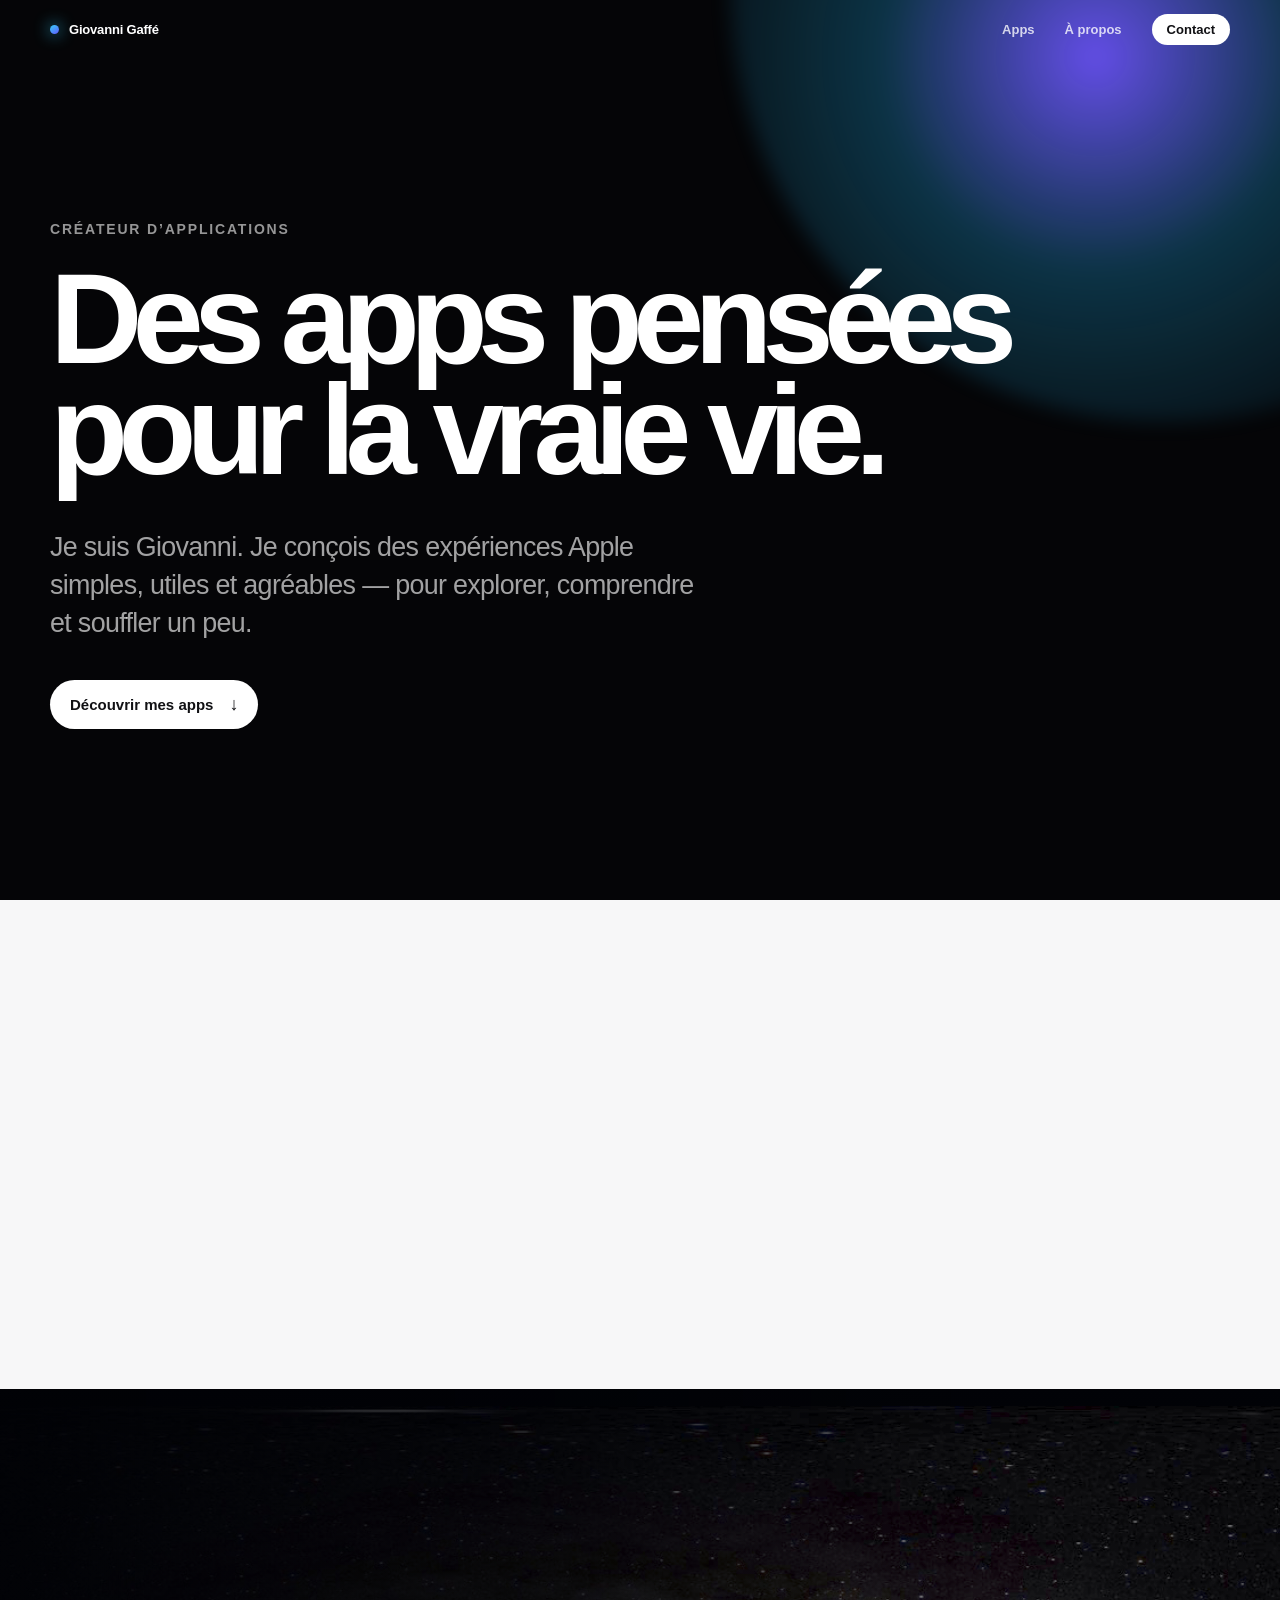
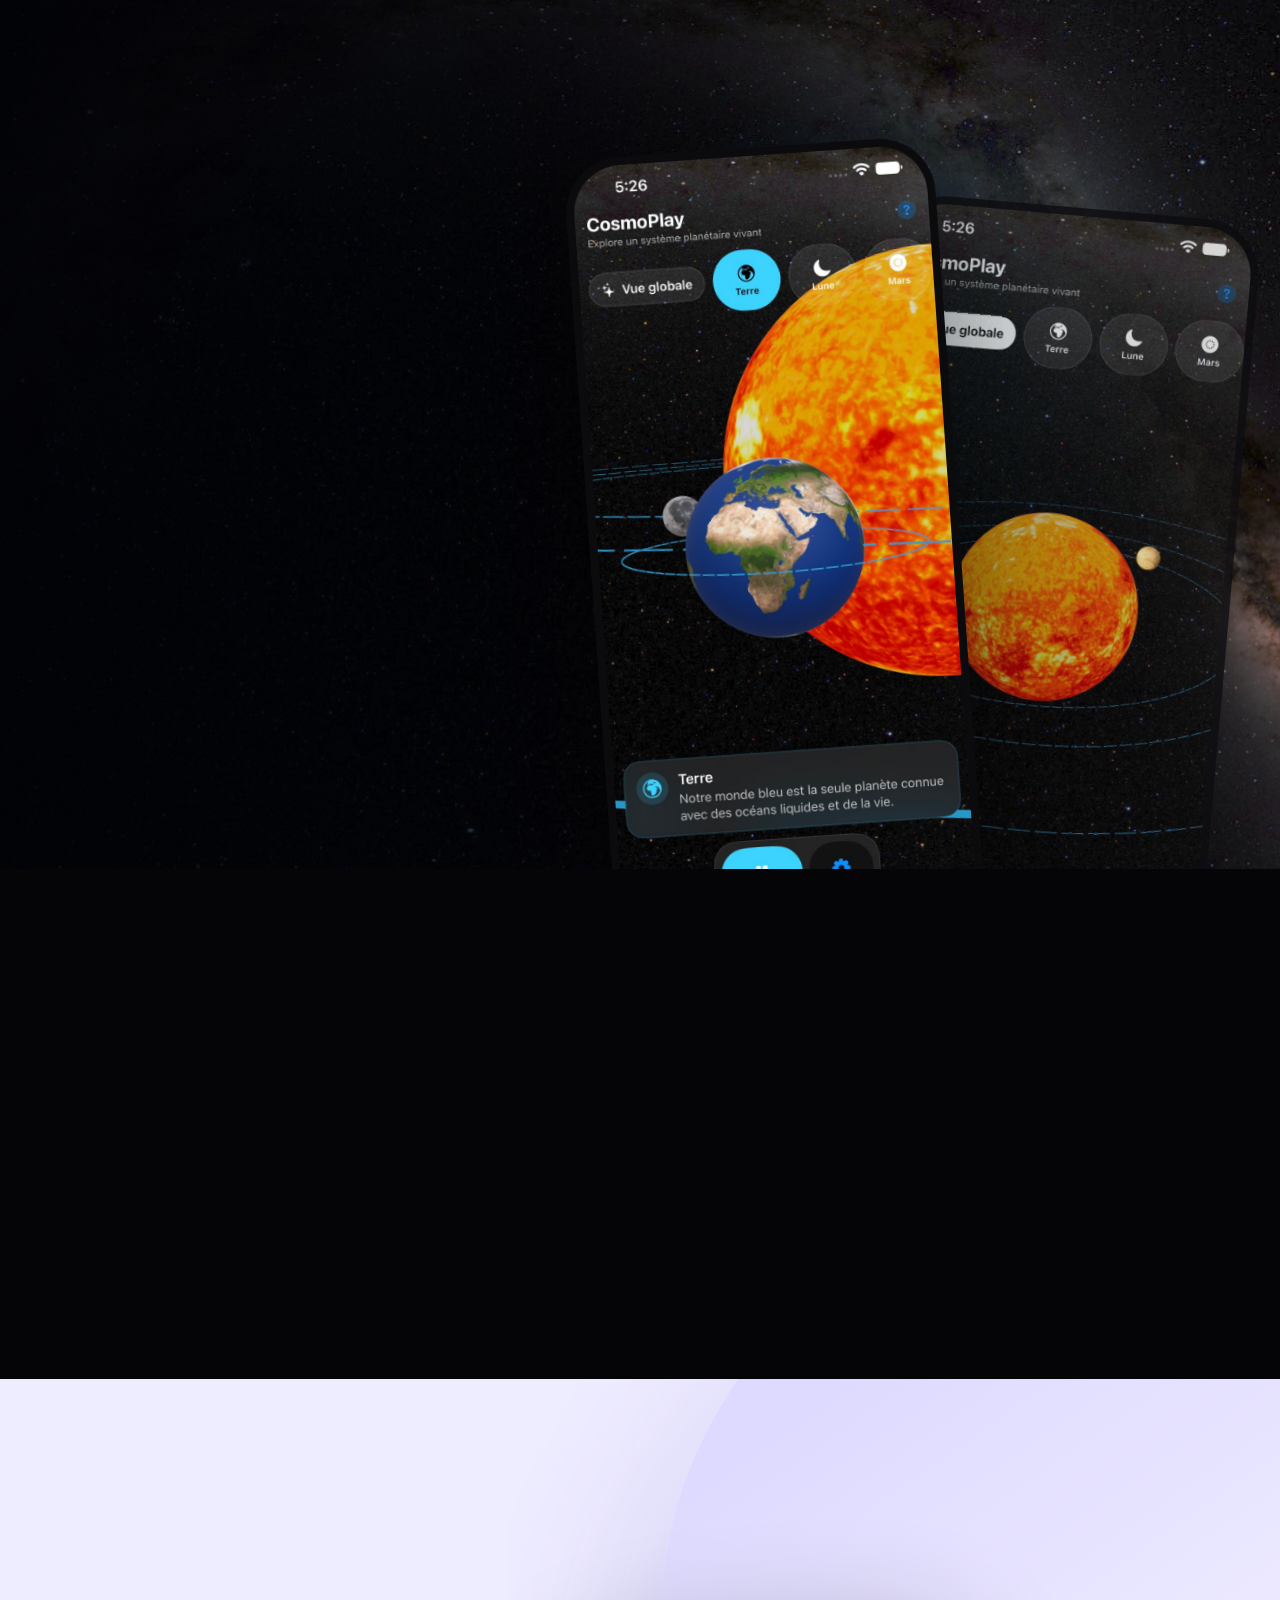
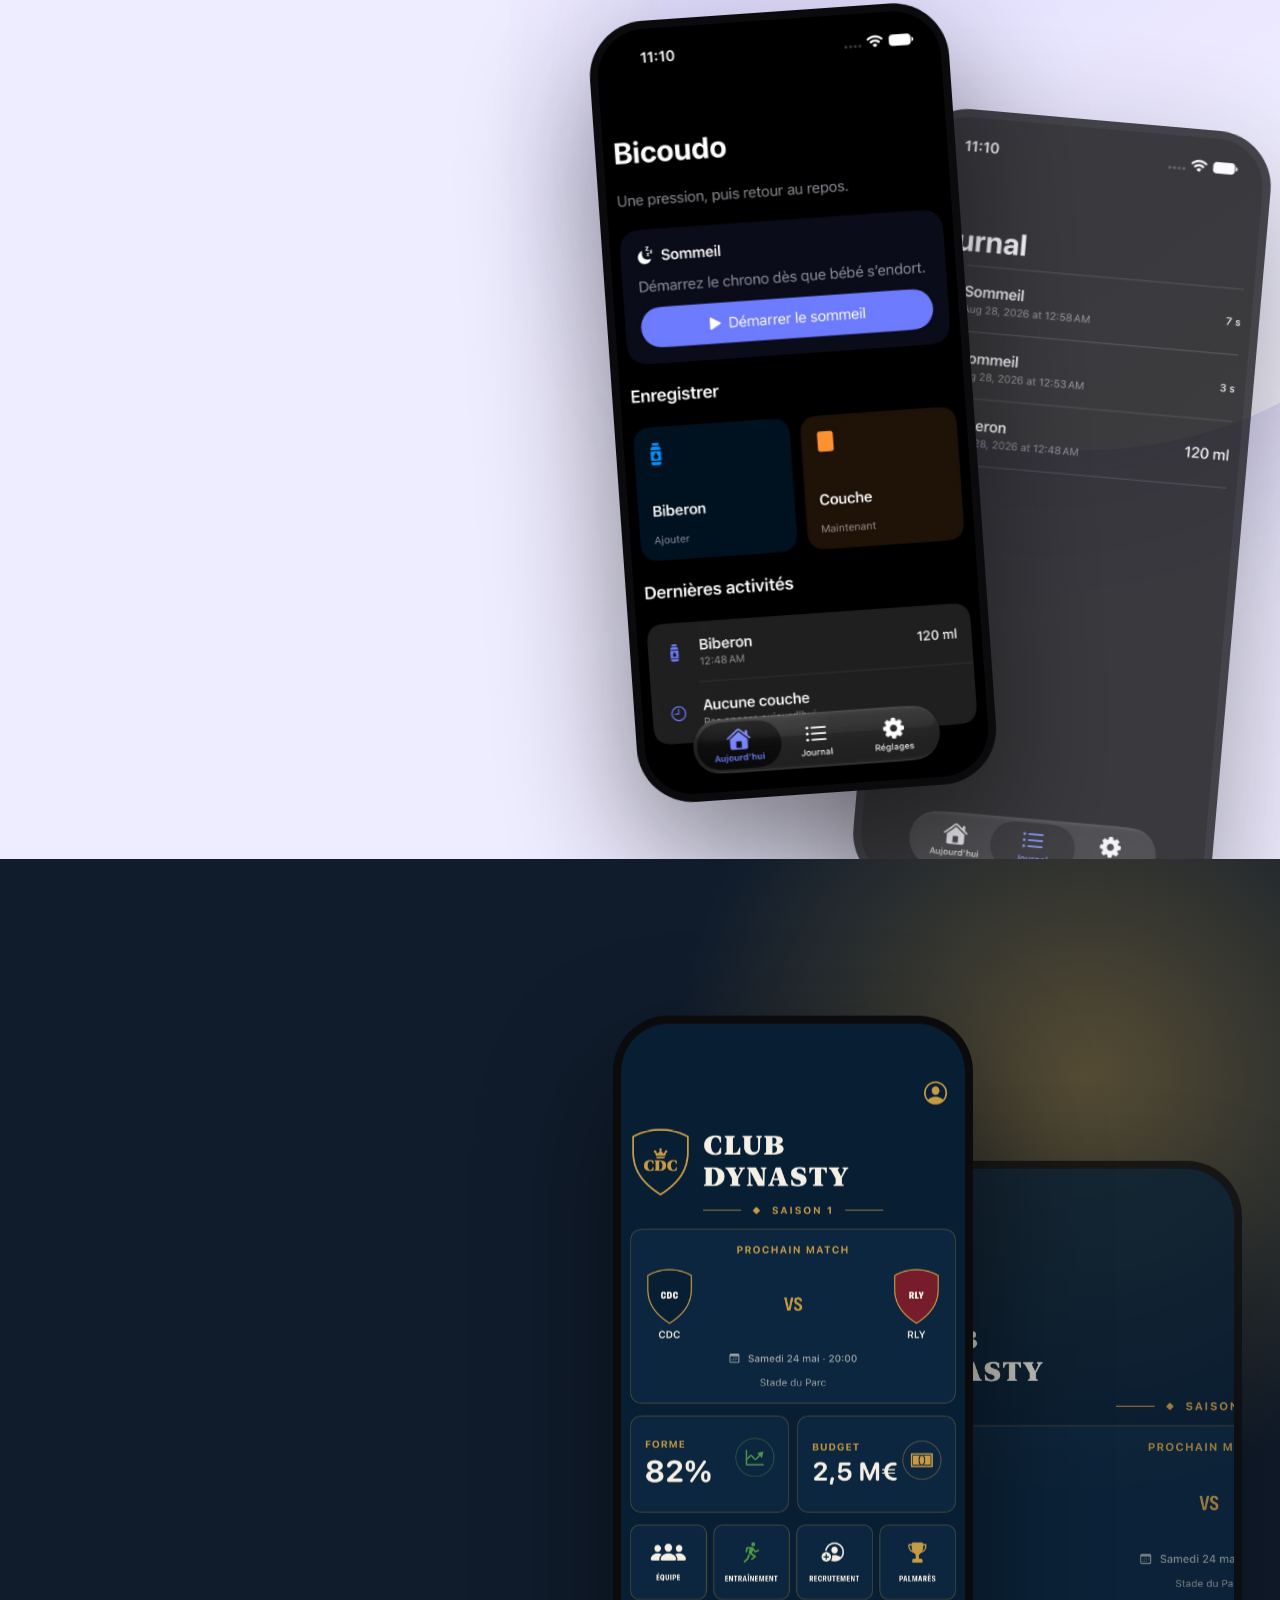
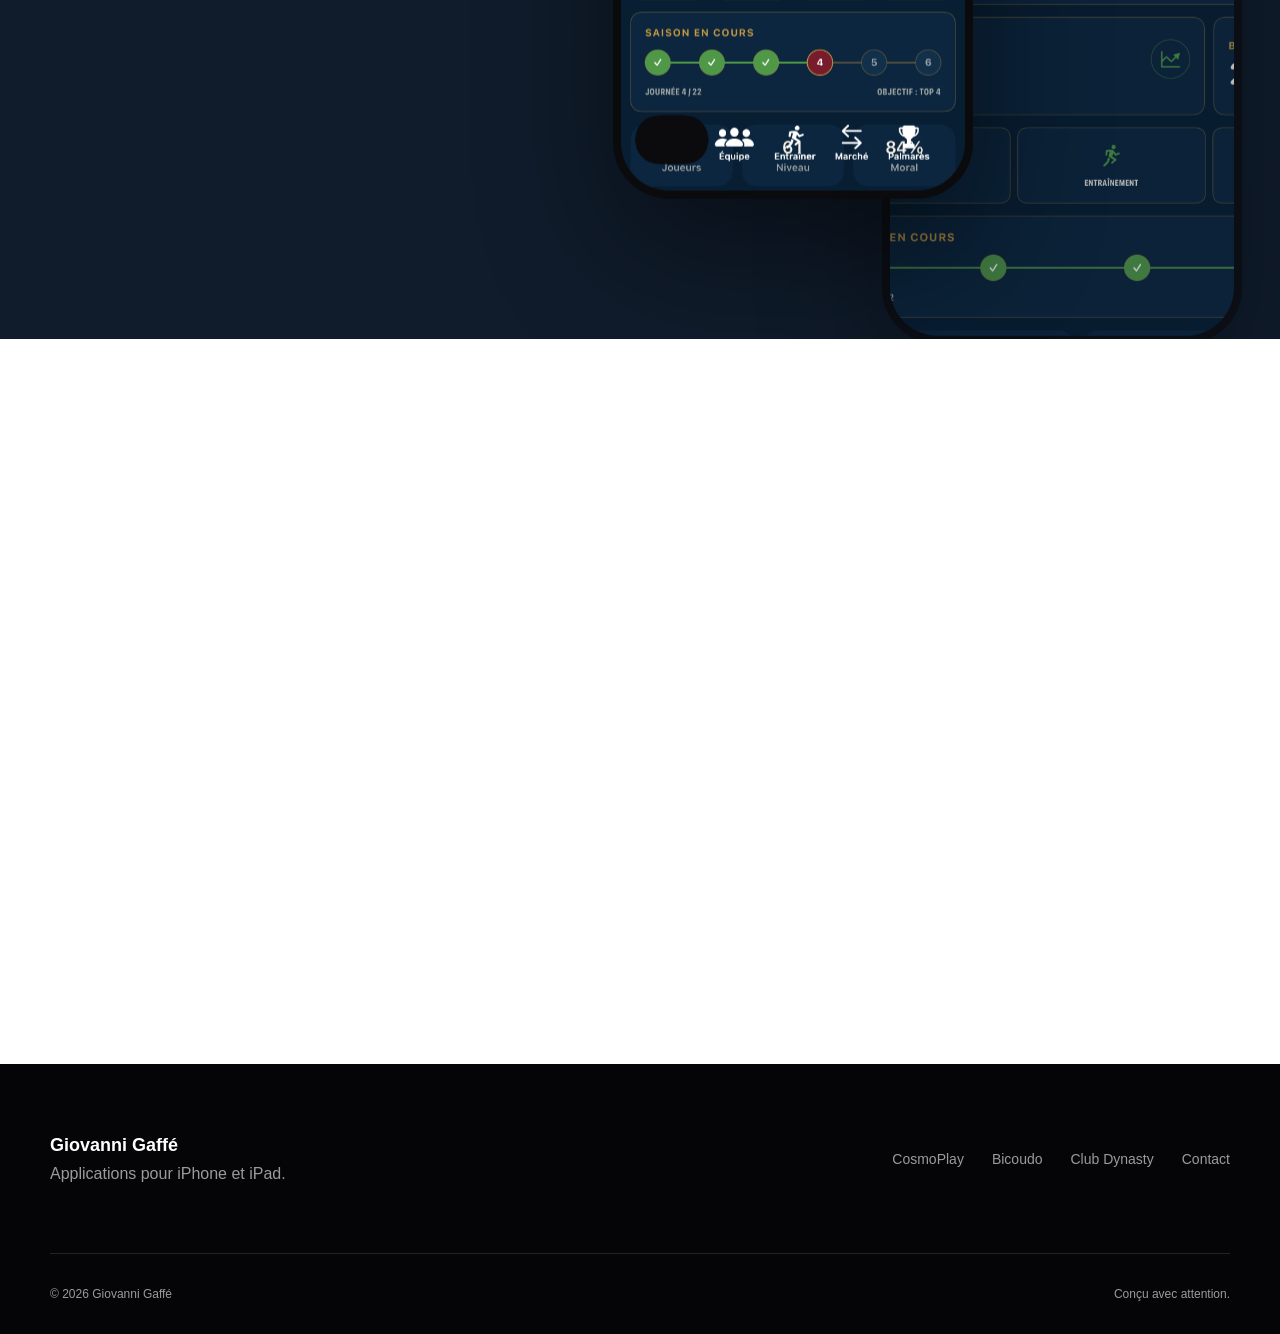
<file: index.html>
<!doctype html>
<html lang="fr">
<head>
  <meta charset="utf-8">
  <meta name="viewport" content="width=device-width, initial-scale=1">
  <meta name="theme-color" content="#050507">
  <meta name="description" content="Les applications de Giovanni Gaffé : CosmoPlay, Bicoudo et Club Dynasty.">
  <meta property="og:title" content="Giovanni Gaffé — Créateur d’applications">
  <meta property="og:description" content="Des applications simples, attentives et conçues pour la vraie vie.">
  <meta property="og:type" content="website">
  <meta property="og:image" content="/assets/og-cover.jpg">
  <title>Giovanni Gaffé — Créateur d’applications</title>
  <link rel="icon" href="/assets/cosmoplay-icon.png">
  <link rel="stylesheet" href="/styles.css">
  <script src="/script.js" defer></script>
</head>
<body>
  <a class="skip-link" href="#contenu">Aller au contenu</a>
  <header class="site-header" data-header>
    <nav class="nav wrap" aria-label="Navigation principale">
      <a class="wordmark" href="#accueil" aria-label="Accueil Giovanni Gaffé">
        <span class="wordmark-dot" aria-hidden="true"></span>
        <span>Giovanni Gaffé</span>
      </a>
      <div class="nav-links">
        <a href="#apps">Apps</a>
        <a href="#apropos">À propos</a>
        <a class="nav-contact" href="mailto:giovanni.apps@icloud.com">Contact</a>
      </div>
    </nav>
  </header>

  <main id="contenu">
    <section class="intro-hero" id="accueil">
      <div class="hero-glow" aria-hidden="true"></div>
      <div class="wrap hero-content reveal">
        <p class="kicker">Créateur d’applications</p>
        <h1>Des apps pensées<br>pour la vraie vie.</h1>
        <p class="hero-copy">Je suis Giovanni. Je conçois des expériences Apple simples, utiles et agréables — pour explorer, comprendre et souffler un peu.</p>
        <a class="round-link light" href="#apps">Découvrir mes apps <span aria-hidden="true">↓</span></a>
      </div>
    </section>

    <section class="apps-intro wrap" id="apps">
      <p class="kicker dark reveal">Deux univers. Une même attention.</p>
      <h2 class="reveal">La technologie s’efface.<br>L’expérience reste.</h2>
    </section>

    <section class="product product-cosmo" id="cosmoplay" aria-labelledby="cosmo-title">
      <img class="cosmo-stars" src="/assets/star-map.jpg" alt="" aria-hidden="true" data-parallax="0.07">
      <div class="cosmo-shade" aria-hidden="true"></div>
      <div class="product-copy cosmo-copy reveal">
        <img class="app-icon" src="/assets/cosmoplay-icon.png" alt="Icône de CosmoPlay">
        <p class="product-name">CosmoPlay</p>
        <h2 id="cosmo-title">L’univers.<br>À portée de doigt.</h2>
        <p>Explore un système solaire vivant, approche-toi des mondes et observe leurs mouvements dans une expérience 3D pensée pour les jeunes curieux.</p>
        <div class="product-actions">
          <a class="pill primary-cyan" href="/apps/cosmoplay/">Découvrir CosmoPlay</a>
          <a class="text-link" href="/support/cosmoplay/">Assistance <span aria-hidden="true">›</span></a>
        </div>
      </div>
      <div class="device-stage cosmo-devices" aria-label="Aperçus de CosmoPlay">
        <figure class="phone phone-back" data-parallax="-0.035"><img src="/assets/cosmo-overview.jpg" alt="Vue globale du système solaire dans CosmoPlay"></figure>
        <figure class="phone phone-front" data-parallax="-0.075"><img src="/assets/cosmo-earth.jpg" alt="Exploration de la Terre dans CosmoPlay"></figure>
      </div>
    </section>

    <section class="cosmo-values" aria-label="Avantages de CosmoPlay">
      <div class="wrap values-grid">
        <article class="reveal"><span>01</span><h3>Explorer librement</h3><p>Touche, glisse et zoome. L’espace devient immédiatement accessible.</p></article>
        <article class="reveal"><span>02</span><h3>Comprendre en regardant</h3><p>Les orbites et les mouvements transforment chaque geste en découverte.</p></article>
        <article class="reveal"><span>03</span><h3>Jouer sereinement</h3><p>Sans publicité, sans compte et sans achat intégré.</p></article>
      </div>
    </section>

    <section class="product product-bicoudo" id="bicoudo" aria-labelledby="bicoudo-title">
      <div class="bicoudo-orb" aria-hidden="true"></div>
      <div class="product-copy bicoudo-copy reveal">
        <img class="app-icon" src="/assets/bicoudo-icon.png" alt="Icône de Bicoudo">
        <p class="product-name">Bicoudo</p>
        <h2 id="bicoudo-title">Une pression.<br>Puis retour au repos.</h2>
        <p>Note les biberons, les couches et le sommeil en quelques secondes. Même à 4 h du matin.</p>
        <div class="product-actions">
          <a class="pill primary-purple" href="/apps/bicoudo/">Découvrir Bicoudo</a>
          <a class="text-link purple" href="/support/bicoudo/">Assistance <span aria-hidden="true">›</span></a>
        </div>
      </div>
      <div class="device-stage bicoudo-devices" aria-label="Aperçus de Bicoudo">
        <figure class="phone bicoudo-back" data-parallax="-0.035"><img src="/assets/bicoudo-journal.jpg" alt="Journal des activités dans Bicoudo"></figure>
        <figure class="phone bicoudo-front" data-parallax="-0.07"><img src="/assets/bicoudo-home.jpg" alt="Écran principal de Bicoudo"></figure>
      </div>
    </section>

    <section class="product product-club" id="club-dynasty" aria-labelledby="club-title">
      <div class="club-glow" aria-hidden="true"></div>
      <div class="product-copy club-copy reveal">
        <img class="app-icon" src="/assets/clubdynasty-icon.png" alt="Icône de Club Dynasty">
        <p class="product-name">Club Dynasty</p>
        <h2 id="club-title">Chaque match.<br>Une histoire à construire.</h2>
        <p>Construis ton équipe, prépare chaque rencontre et fais grandir ton club dans une expérience de management football pensée pour jouer à ton rythme.</p>
        <div class="product-actions">
          <a class="pill primary-gold" href="/apps/club-dynasty/">Découvrir Club Dynasty</a>
          <a class="text-link gold" href="/support/club-dynasty/">Assistance <span aria-hidden="true">›</span></a>
        </div>
      </div>
      <div class="device-stage club-devices" aria-label="Aperçus de Club Dynasty">
        <figure class="phone club-back" data-parallax="-0.035"><img src="/assets/clubdynasty-team.png" alt="Équipe dans Club Dynasty"></figure>
        <figure class="phone club-front" data-parallax="-0.07"><img src="/assets/clubdynasty-home.png" alt="Accueil de Club Dynasty"></figure>
      </div>
    </section>

    <section class="about" id="apropos">
      <div class="wrap about-grid">
        <p class="kicker dark reveal">À propos</p>
        <div class="reveal">
          <h2>Des projets,<br>avec attention.</h2>
          <p>Je développe des applications concentrées sur l’essentiel : une idée claire, une interface attentive et le respect des personnes qui les utilisent.</p>
        </div>
      </div>
    </section>
  </main>

  <footer class="footer">
    <div class="wrap footer-top">
      <div><strong>Giovanni Gaffé</strong><span>Applications pour iPhone et iPad.</span></div>
      <div class="footer-links">
        <a href="/apps/cosmoplay/">CosmoPlay</a>
        <a href="/apps/bicoudo/">Bicoudo</a>
        <a href="/apps/club-dynasty/">Club Dynasty</a>
        <a href="mailto:giovanni.apps@icloud.com">Contact</a>
      </div>
    </div>
    <div class="wrap footer-bottom"><span>© 2026 Giovanni Gaffé</span><span>Conçu avec attention.</span></div>
  </footer>
</body>
</html>
</file>
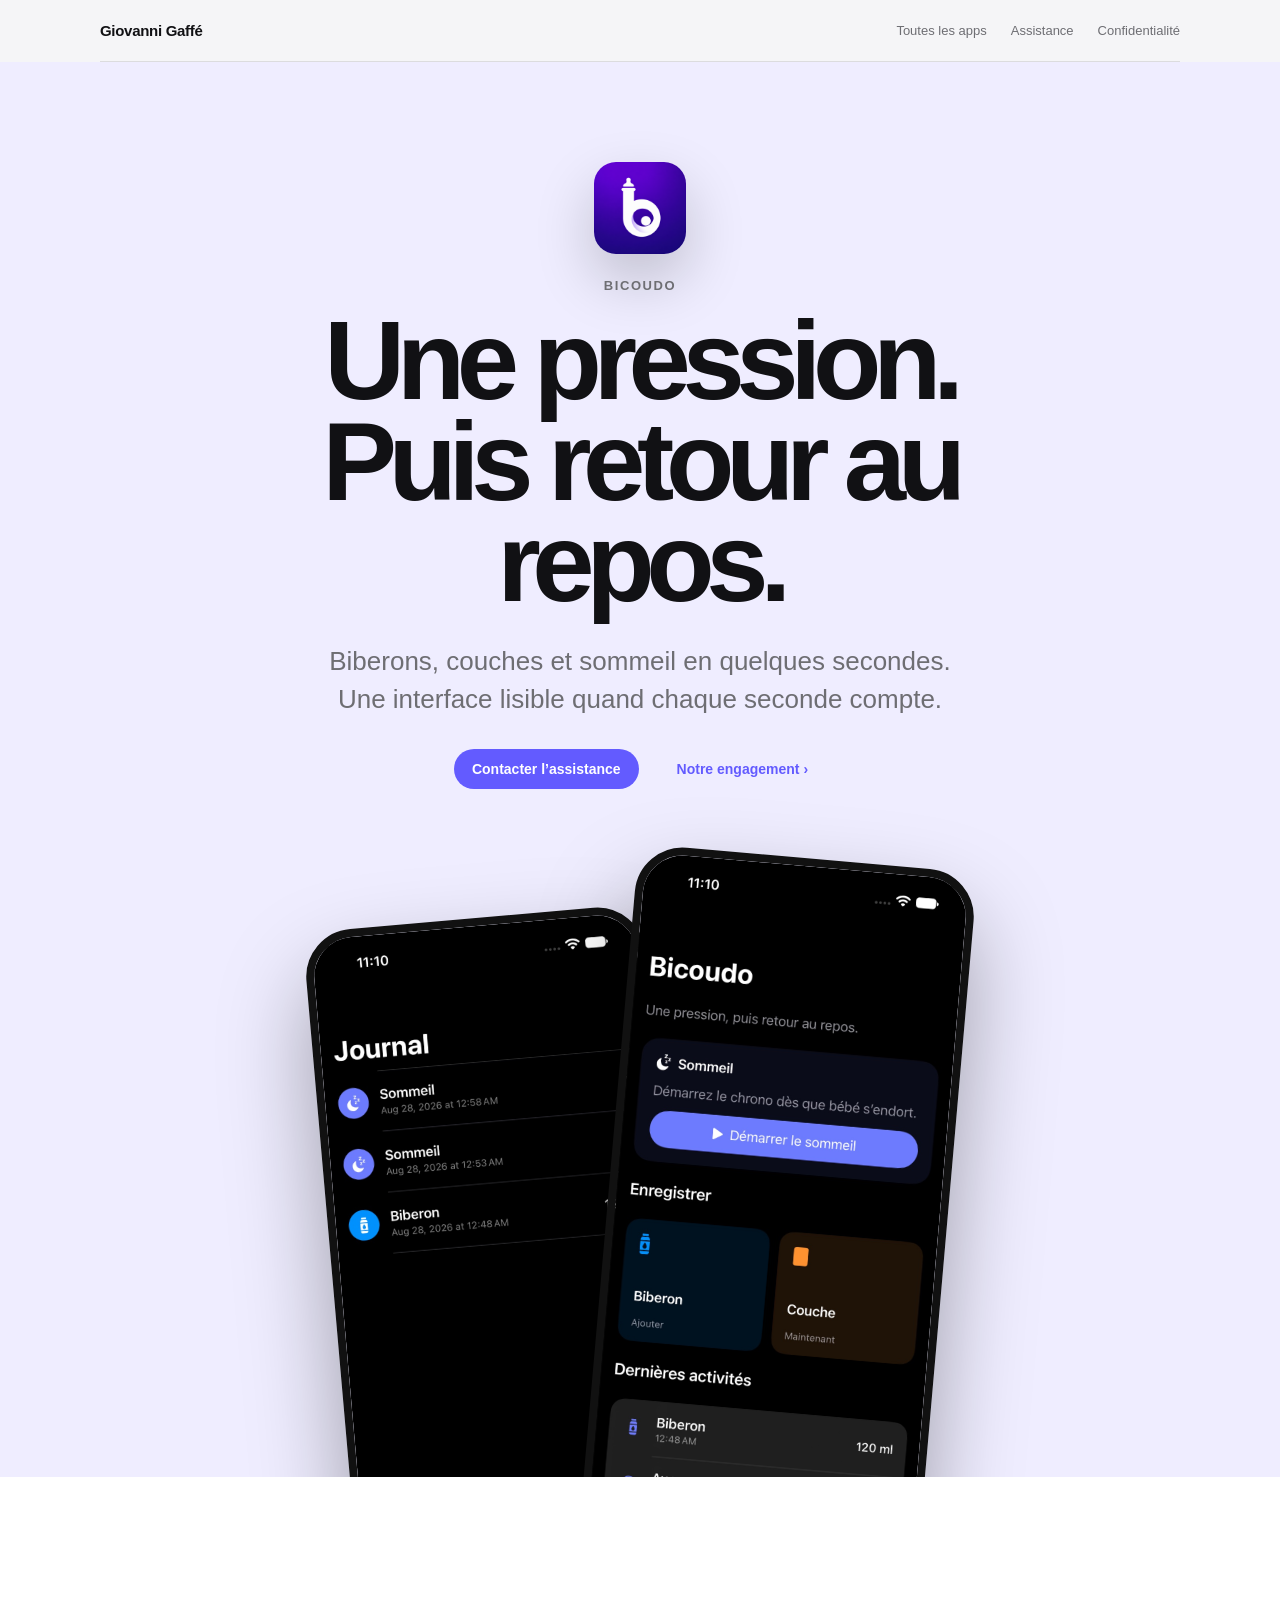
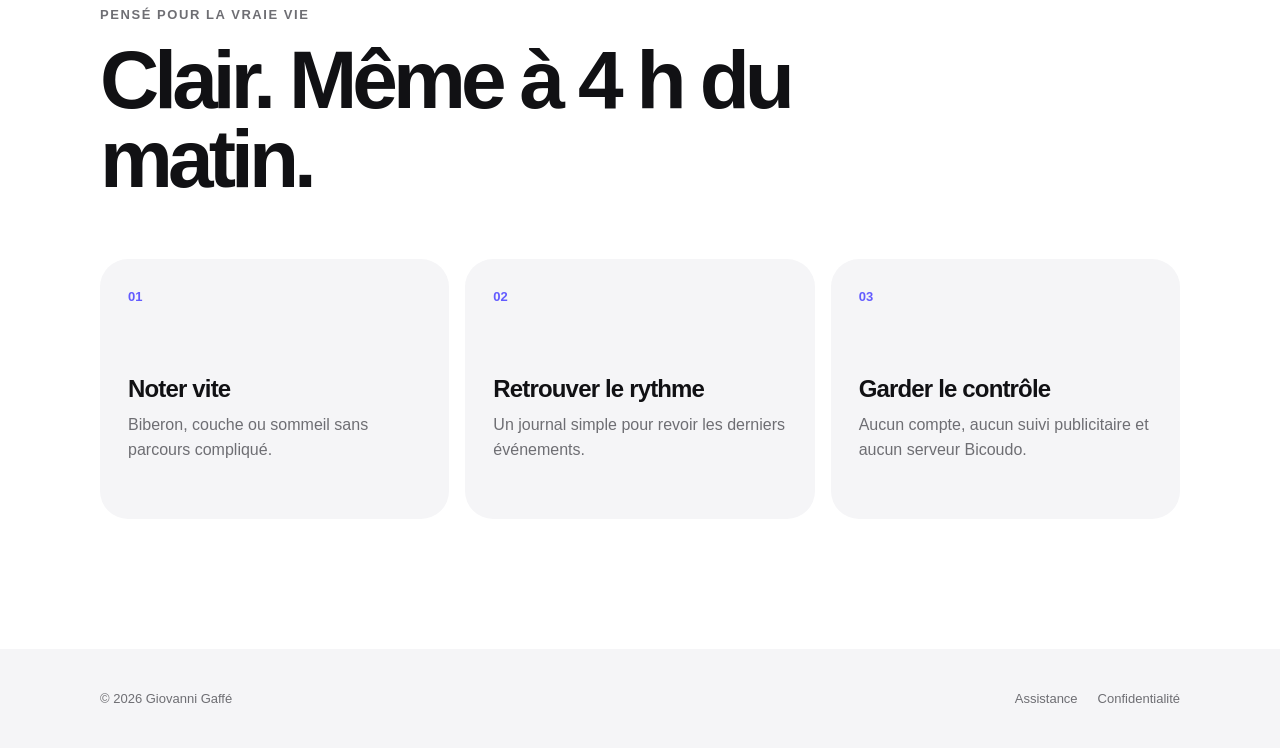
<file: apps/bicoudo/index.html>
<!doctype html><html lang="fr"><head><meta charset="utf-8"><meta name="viewport" content="width=device-width,initial-scale=1"><meta name="description" content="Bicoudo permet de noter les gestes essentiels de bébé en quelques secondes."><title>Bicoudo — Giovanni Gaffé</title><link rel="icon" href="/assets/bicoudo-icon.png"><link rel="stylesheet" href="/pages.css"></head><body>
<nav class="mini-nav wrap" aria-label="Navigation Bicoudo"><a href="/">Giovanni Gaffé</a><div class="mini-links"><a href="/">Toutes les apps</a><a href="/support/bicoudo/">Assistance</a><a href="/privacy/bicoudo/">Confidentialité</a></div></nav>
<main><section class="app-hero purple"><img class="app-icon" src="/assets/bicoudo-icon.png" alt="Icône Bicoudo"><p class="eyebrow">Bicoudo</p><h1>Une pression.<br>Puis retour au repos.</h1><p class="app-lead">Biberons, couches et sommeil en quelques secondes. Une interface lisible quand chaque seconde compte.</p><div class="hero-links"><a href="mailto:giovanni.apps@icloud.com?subject=Bicoudo">Contacter l’assistance</a><a href="/privacy/bicoudo/">Notre engagement ›</a></div><div class="screens"><img src="/assets/bicoudo-journal.jpg" alt="Journal dans Bicoudo"><img src="/assets/bicoudo-home.jpg" alt="Accueil de Bicoudo"></div></section>
<section class="feature-section"><div class="wrap"><p class="eyebrow">Pensé pour la vraie vie</p><h2>Clair. Même à 4 h du matin.</h2><div class="cards"><article><span>01</span><h3>Noter vite</h3><p>Biberon, couche ou sommeil sans parcours compliqué.</p></article><article><span>02</span><h3>Retrouver le rythme</h3><p>Un journal simple pour revoir les derniers événements.</p></article><article><span>03</span><h3>Garder le contrôle</h3><p>Aucun compte, aucun suivi publicitaire et aucun serveur Bicoudo.</p></article></div></div></section></main>
<footer class="page-footer"><div class="wrap"><span>© 2026 Giovanni Gaffé</span><div><a href="/support/bicoudo/">Assistance</a><a href="/privacy/bicoudo/">Confidentialité</a></div></div></footer></body></html>
</file>
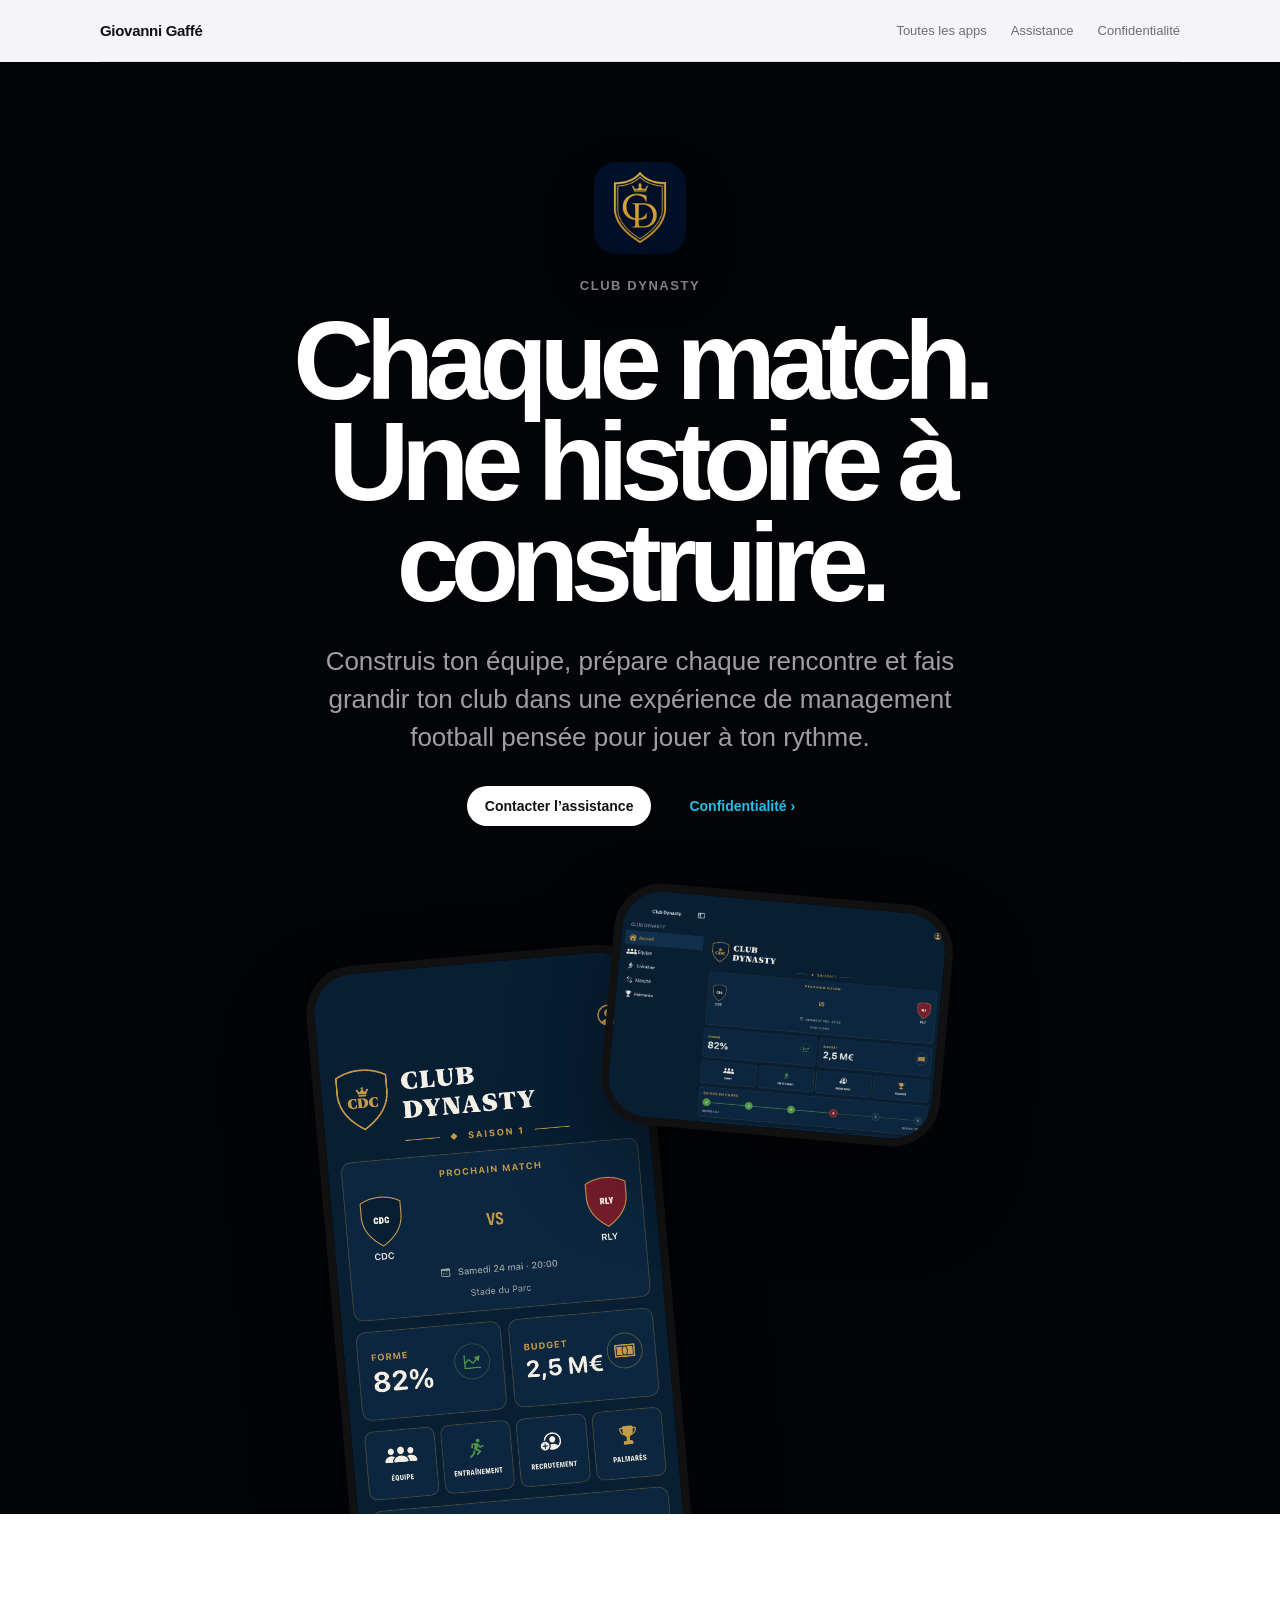
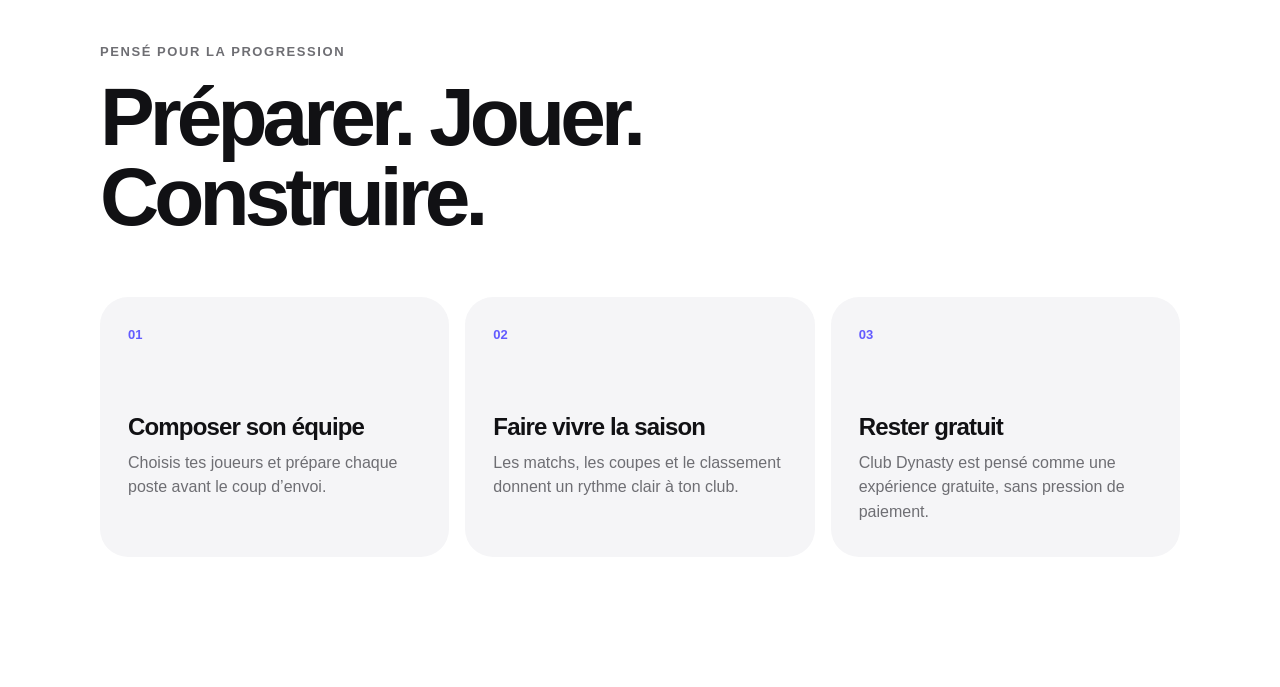
<file: apps/club-dynasty/index.html>
<!doctype html><html lang="fr"><head><meta charset="utf-8"><meta name="viewport" content="width=device-width,initial-scale=1"><meta name="description" content="Club Dynasty, un jeu de management football pensé pour jouer à ton rythme."><title>Club Dynasty — Giovanni Gaffé</title><link rel="icon" href="/assets/clubdynasty-icon.png"><link rel="stylesheet" href="/pages.css"></head><body>
<nav class="mini-nav wrap" aria-label="Navigation Club Dynasty"><a href="/">Giovanni Gaffé</a><div class="mini-links"><a href="/">Toutes les apps</a><a href="/support/club-dynasty/">Assistance</a><a href="/privacy/club-dynasty/">Confidentialité</a></div></nav>
<main><section class="app-hero dark"><img class="app-icon" src="/assets/clubdynasty-icon.png" alt="Icône Club Dynasty"><p class="eyebrow">Club Dynasty</p><h1>Chaque match.<br>Une histoire à construire.</h1><p class="app-lead">Construis ton équipe, prépare chaque rencontre et fais grandir ton club dans une expérience de management football pensée pour jouer à ton rythme.</p><div class="hero-links"><a href="mailto:giovanni.apps@icloud.com?subject=Club%20Dynasty">Contacter l’assistance</a><a href="/privacy/club-dynasty/">Confidentialité ›</a></div><div class="screens"><img src="/assets/clubdynasty-home.png" alt="Accueil de Club Dynasty"><img src="/assets/clubdynasty-team.png" alt="Équipe dans Club Dynasty"></div></section><section class="feature-section"><div class="wrap"><p class="eyebrow">Pensé pour la progression</p><h2>Préparer. Jouer. Construire.</h2><div class="cards"><article><span>01</span><h3>Composer son équipe</h3><p>Choisis tes joueurs et prépare chaque poste avant le coup d’envoi.</p></article><article><span>02</span><h3>Faire vivre la saison</h3><p>Les matchs, les coupes et le classement donnent un rythme clair à ton club.</p></article><article><span>03</span><h3>Rester gratuit</h3><p>Club Dynasty est pensé comme une expérience gratuite, sans pression de paiement.</p></article></div></div></section></main></body></html>
</file>
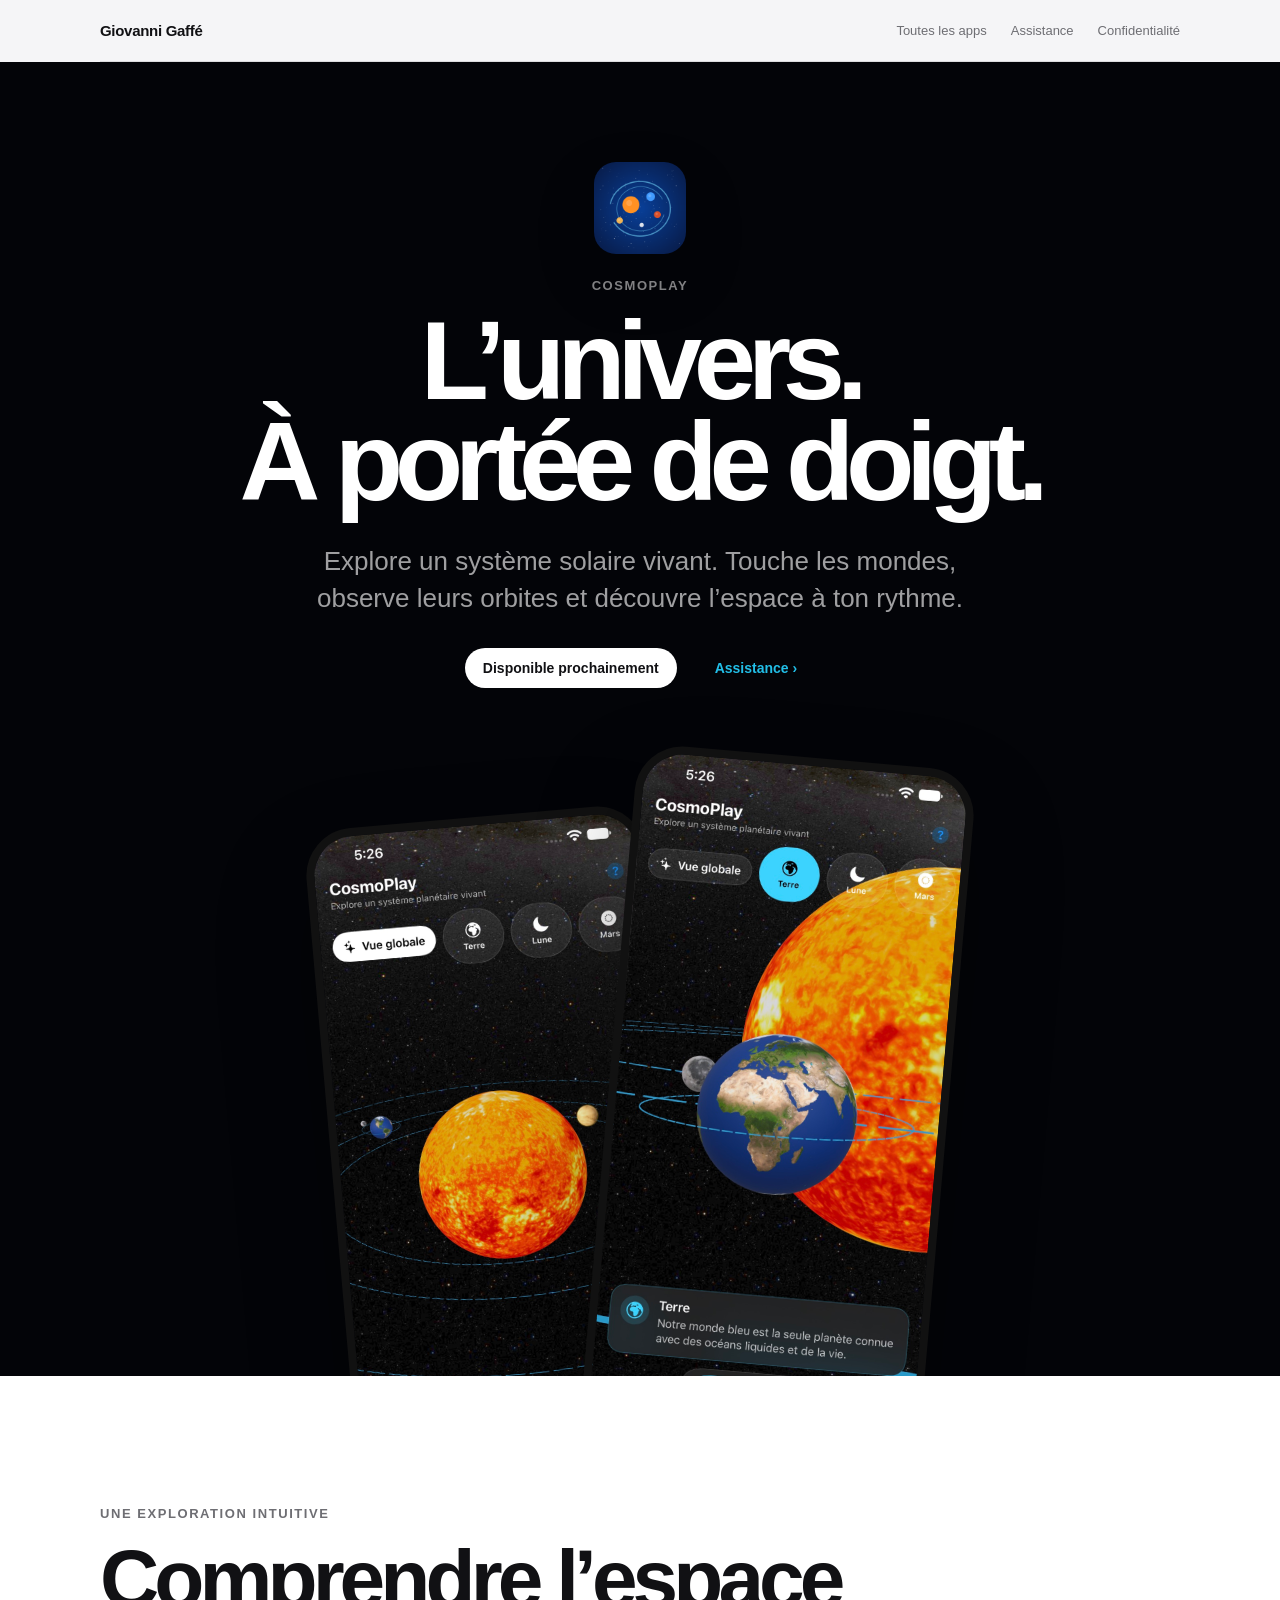
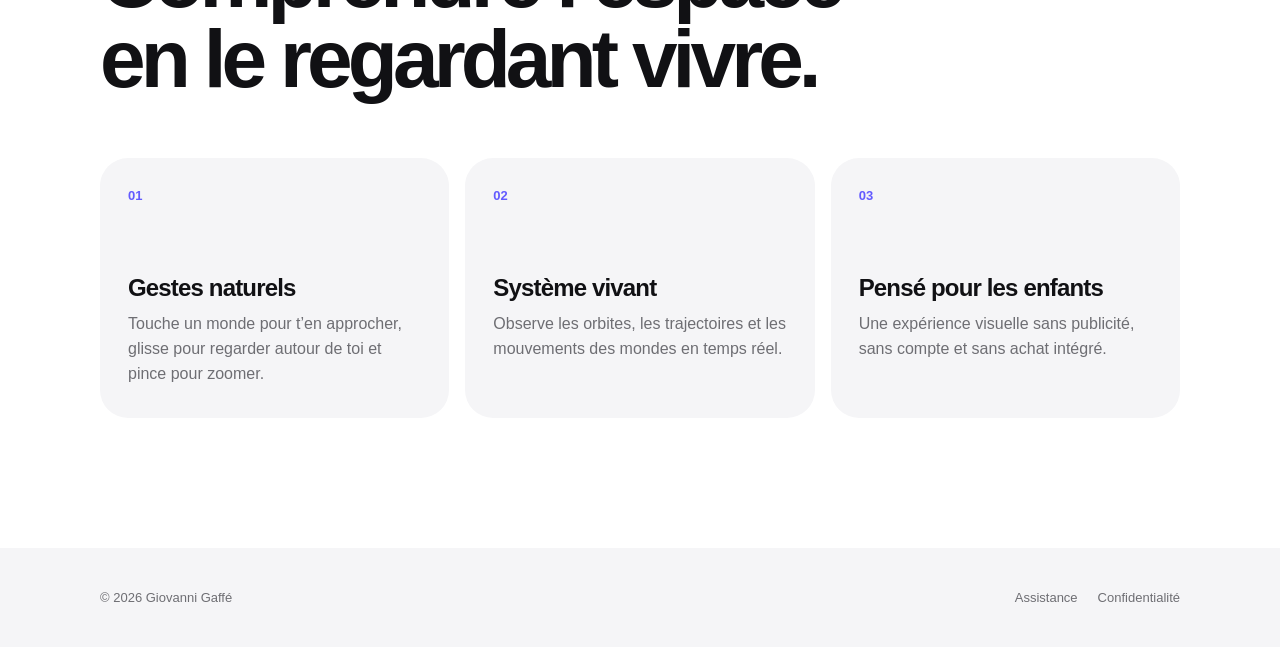
<file: apps/cosmoplay/index.html>
<!doctype html><html lang="fr"><head><meta charset="utf-8"><meta name="viewport" content="width=device-width,initial-scale=1"><meta name="description" content="CosmoPlay, une exploration 3D du système solaire pour les jeunes curieux."><title>CosmoPlay — Giovanni Gaffé</title><link rel="icon" href="/assets/cosmoplay-icon.png"><link rel="stylesheet" href="/pages.css"></head><body>
<nav class="mini-nav wrap" aria-label="Navigation CosmoPlay"><a href="/">Giovanni Gaffé</a><div class="mini-links"><a href="/">Toutes les apps</a><a href="/support/cosmoplay/">Assistance</a><a href="/privacy/cosmoplay/">Confidentialité</a></div></nav>
<main><section class="app-hero dark"><img class="app-icon" src="/assets/cosmoplay-icon.png" alt="Icône CosmoPlay"><p class="eyebrow">CosmoPlay</p><h1>L’univers.<br>À portée de doigt.</h1><p class="app-lead">Explore un système solaire vivant. Touche les mondes, observe leurs orbites et découvre l’espace à ton rythme.</p><div class="hero-links"><a href="mailto:giovanni.apps@icloud.com?subject=CosmoPlay">Disponible prochainement</a><a href="/support/cosmoplay/">Assistance ›</a></div><div class="screens"><img src="/assets/cosmo-overview.jpg" alt="Vue globale de CosmoPlay"><img src="/assets/cosmo-earth.jpg" alt="Exploration de la Terre dans CosmoPlay"></div></section>
<section class="feature-section"><div class="wrap"><p class="eyebrow">Une exploration intuitive</p><h2>Comprendre l’espace en le regardant vivre.</h2><div class="cards"><article><span>01</span><h3>Gestes naturels</h3><p>Touche un monde pour t’en approcher, glisse pour regarder autour de toi et pince pour zoomer.</p></article><article><span>02</span><h3>Système vivant</h3><p>Observe les orbites, les trajectoires et les mouvements des mondes en temps réel.</p></article><article><span>03</span><h3>Pensé pour les enfants</h3><p>Une expérience visuelle sans publicité, sans compte et sans achat intégré.</p></article></div></div></section></main>
<footer class="page-footer"><div class="wrap"><span>© 2026 Giovanni Gaffé</span><div><a href="/support/cosmoplay/">Assistance</a><a href="/privacy/cosmoplay/">Confidentialité</a></div></div></footer></body></html>
</file>
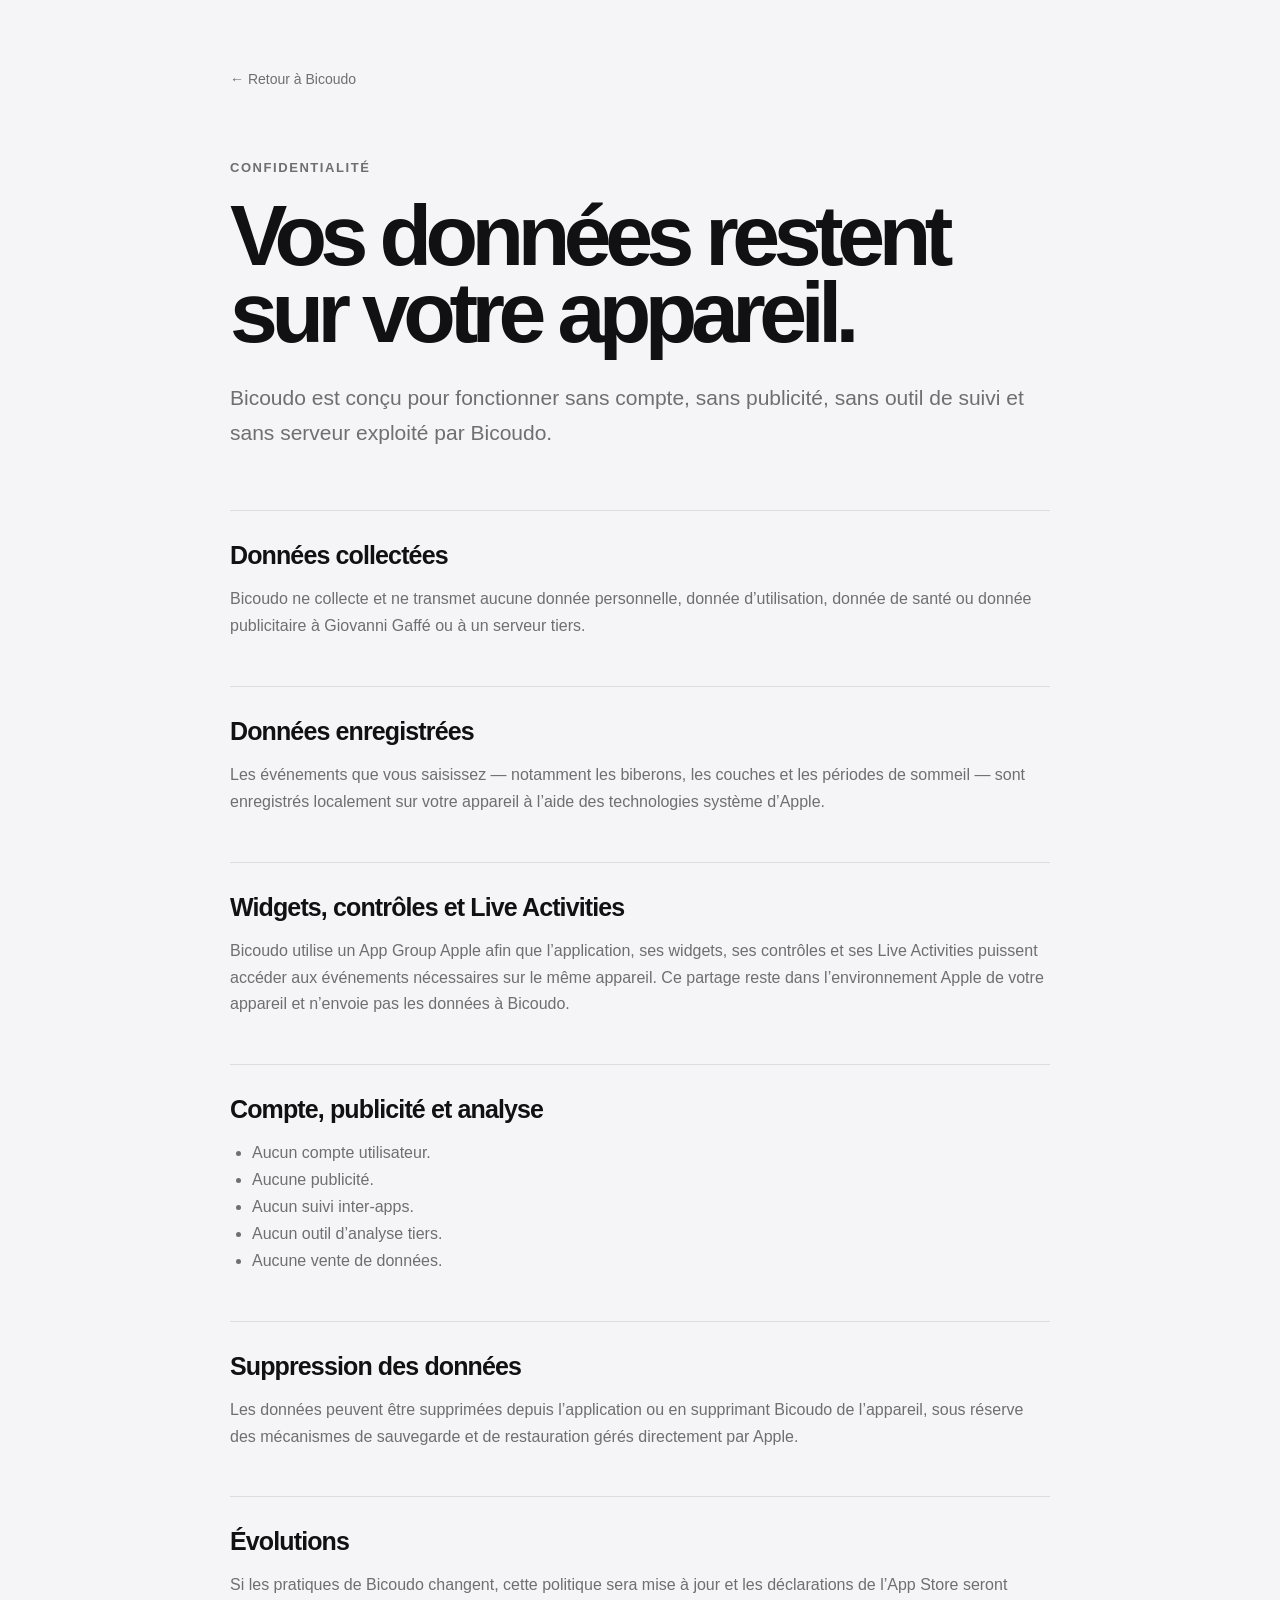
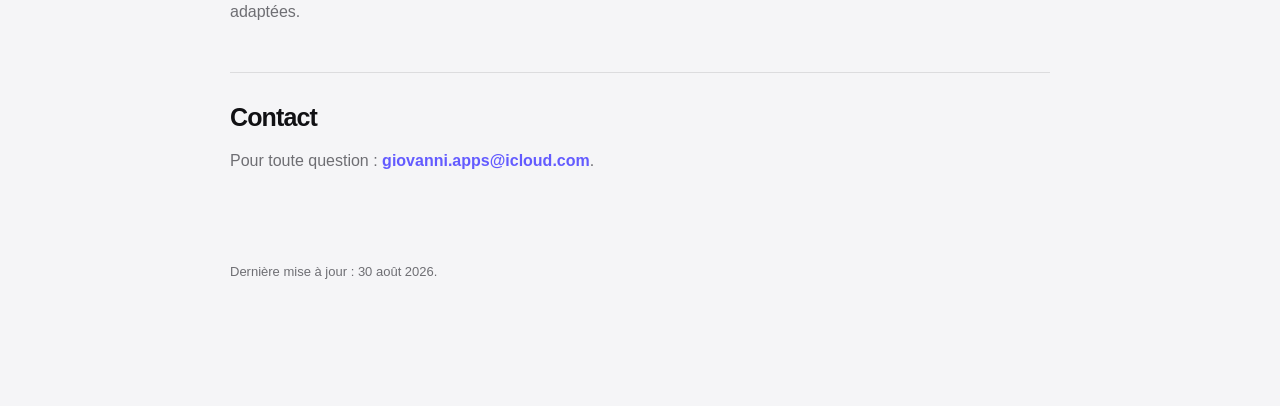
<file: privacy/bicoudo/index.html>
<!doctype html><html lang="fr"><head><meta charset="utf-8"><meta name="viewport" content="width=device-width,initial-scale=1"><meta name="description" content="Politique de confidentialité de Bicoudo."><title>Confidentialité — Bicoudo</title><link rel="icon" href="/assets/bicoudo-icon.png"><link rel="stylesheet" href="/pages.css"></head><body><main class="legal-shell"><a class="back" href="/apps/bicoudo/">← Retour à Bicoudo</a><p class="eyebrow">Confidentialité</p><h1>Vos données restent sur votre appareil.</h1><p class="legal-intro">Bicoudo est conçu pour fonctionner sans compte, sans publicité, sans outil de suivi et sans serveur exploité par Bicoudo.</p><section><h2>Données collectées</h2><p>Bicoudo ne collecte et ne transmet aucune donnée personnelle, donnée d’utilisation, donnée de santé ou donnée publicitaire à Giovanni Gaffé ou à un serveur tiers.</p></section><section><h2>Données enregistrées</h2><p>Les événements que vous saisissez — notamment les biberons, les couches et les périodes de sommeil — sont enregistrés localement sur votre appareil à l’aide des technologies système d’Apple.</p></section><section><h2>Widgets, contrôles et Live Activities</h2><p>Bicoudo utilise un App Group Apple afin que l’application, ses widgets, ses contrôles et ses Live Activities puissent accéder aux événements nécessaires sur le même appareil. Ce partage reste dans l’environnement Apple de votre appareil et n’envoie pas les données à Bicoudo.</p></section><section><h2>Compte, publicité et analyse</h2><ul><li>Aucun compte utilisateur.</li><li>Aucune publicité.</li><li>Aucun suivi inter-apps.</li><li>Aucun outil d’analyse tiers.</li><li>Aucune vente de données.</li></ul></section><section><h2>Suppression des données</h2><p>Les données peuvent être supprimées depuis l’application ou en supprimant Bicoudo de l’appareil, sous réserve des mécanismes de sauvegarde et de restauration gérés directement par Apple.</p></section><section><h2>Évolutions</h2><p>Si les pratiques de Bicoudo changent, cette politique sera mise à jour et les déclarations de l’App Store seront adaptées.</p></section><section><h2>Contact</h2><p>Pour toute question : <a href="mailto:giovanni.apps@icloud.com?subject=Confidentialit%C3%A9%20Bicoudo">giovanni.apps@icloud.com</a>.</p></section><p class="updated">Dernière mise à jour : 30 août 2026.</p></main></body></html>
</file>
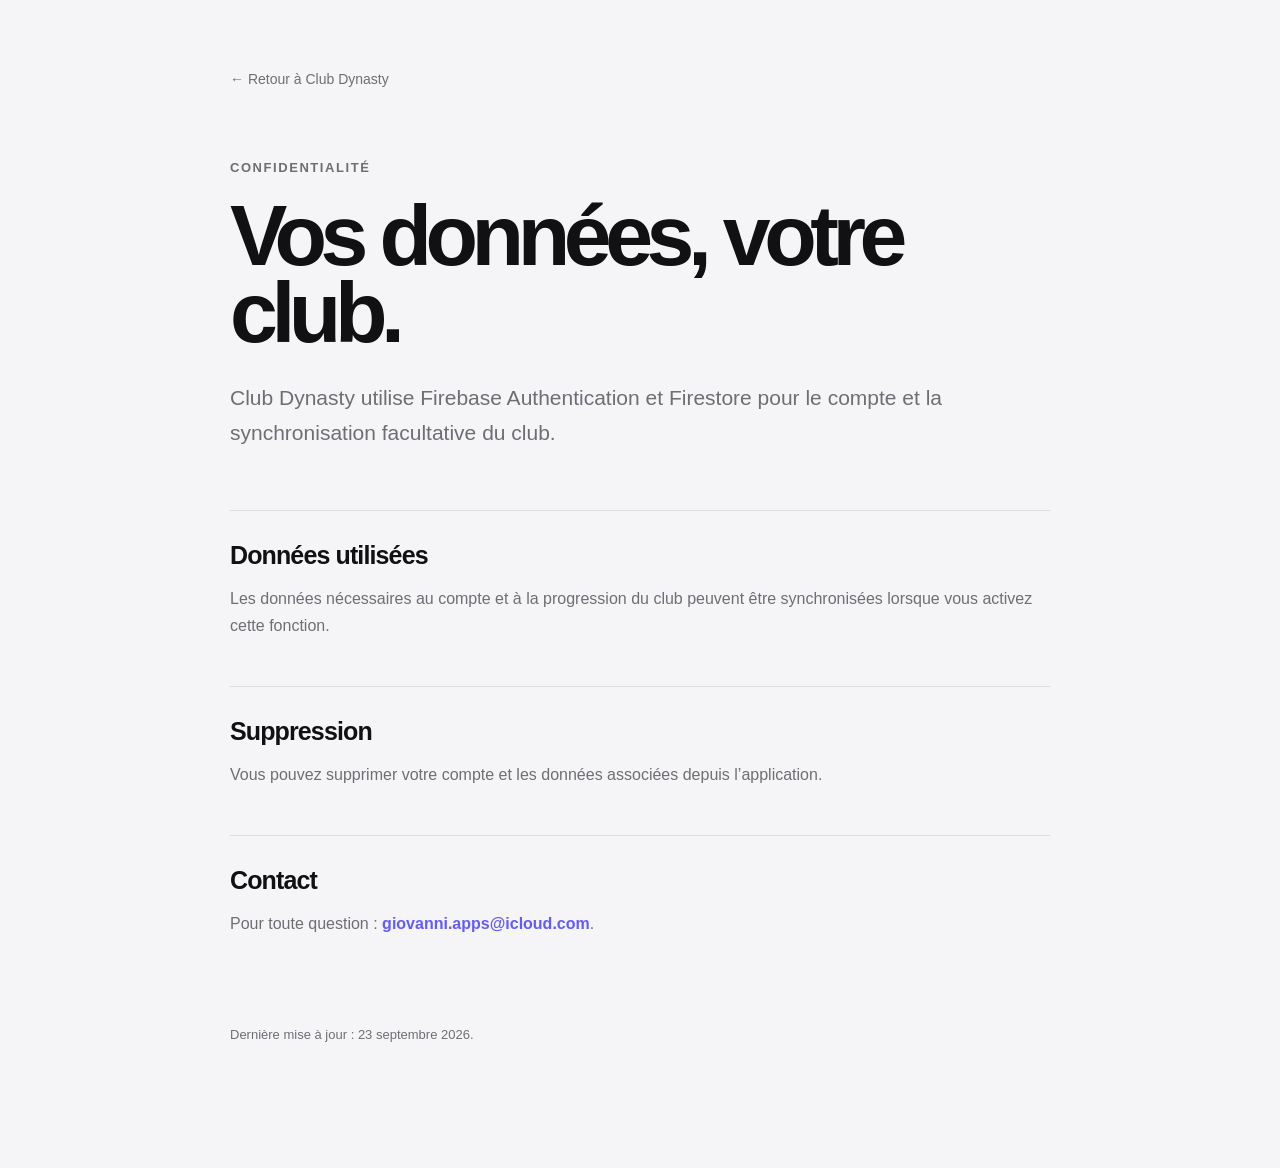
<file: privacy/club-dynasty/index.html>
<!doctype html><html lang="fr"><head><meta charset="utf-8"><meta name="viewport" content="width=device-width,initial-scale=1"><meta name="description" content="Politique de confidentialité de Club Dynasty."><title>Confidentialité — Club Dynasty</title><link rel="icon" href="/assets/clubdynasty-icon.png"><link rel="stylesheet" href="/pages.css"></head><body><main class="legal-shell"><a class="back" href="/apps/club-dynasty/">← Retour à Club Dynasty</a><p class="eyebrow">Confidentialité</p><h1>Vos données, votre club.</h1><p class="legal-intro">Club Dynasty utilise Firebase Authentication et Firestore pour le compte et la synchronisation facultative du club.</p><section><h2>Données utilisées</h2><p>Les données nécessaires au compte et à la progression du club peuvent être synchronisées lorsque vous activez cette fonction.</p></section><section><h2>Suppression</h2><p>Vous pouvez supprimer votre compte et les données associées depuis l’application.</p></section><section><h2>Contact</h2><p>Pour toute question : <a href="mailto:giovanni.apps@icloud.com?subject=Confidentialité%20Club%20Dynasty">giovanni.apps@icloud.com</a>.</p></section><p class="updated">Dernière mise à jour : 23 septembre 2026.</p></main></body></html>
</file>
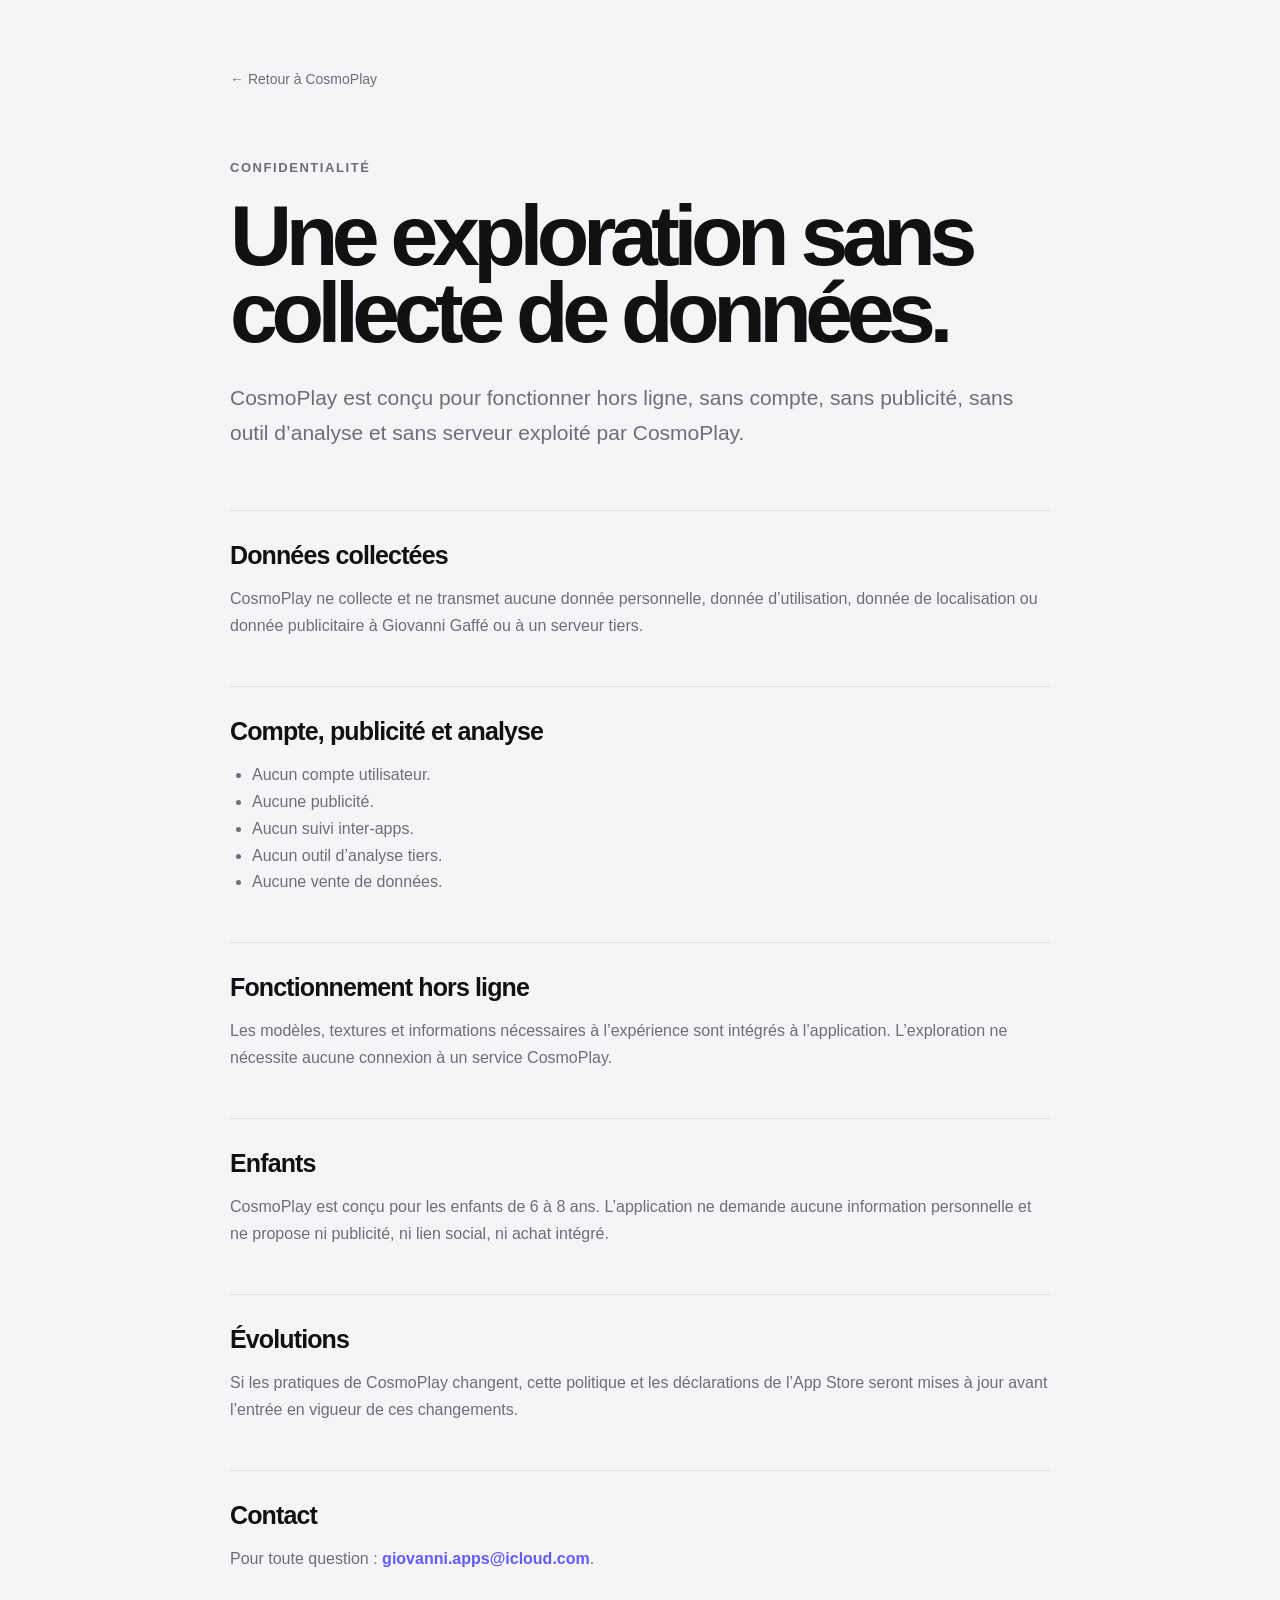
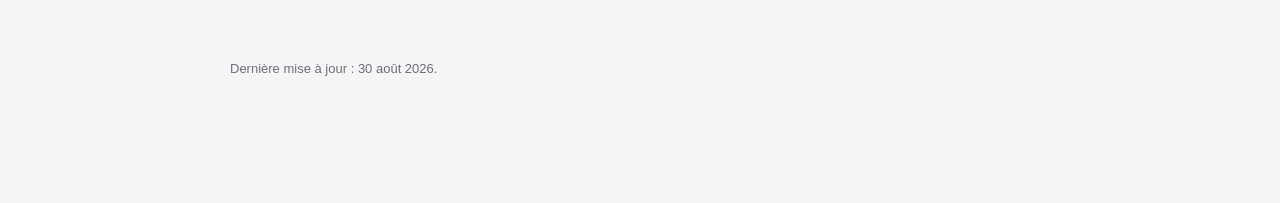
<file: privacy/cosmoplay/index.html>
<!doctype html><html lang="fr"><head><meta charset="utf-8"><meta name="viewport" content="width=device-width,initial-scale=1"><meta name="description" content="Politique de confidentialité de CosmoPlay."><title>Confidentialité — CosmoPlay</title><link rel="icon" href="/assets/cosmoplay-icon.png"><link rel="stylesheet" href="/pages.css"></head><body><main class="legal-shell"><a class="back" href="/apps/cosmoplay/">← Retour à CosmoPlay</a><p class="eyebrow">Confidentialité</p><h1>Une exploration sans collecte de données.</h1><p class="legal-intro">CosmoPlay est conçu pour fonctionner hors ligne, sans compte, sans publicité, sans outil d’analyse et sans serveur exploité par CosmoPlay.</p><section><h2>Données collectées</h2><p>CosmoPlay ne collecte et ne transmet aucune donnée personnelle, donnée d’utilisation, donnée de localisation ou donnée publicitaire à Giovanni Gaffé ou à un serveur tiers.</p></section><section><h2>Compte, publicité et analyse</h2><ul><li>Aucun compte utilisateur.</li><li>Aucune publicité.</li><li>Aucun suivi inter-apps.</li><li>Aucun outil d’analyse tiers.</li><li>Aucune vente de données.</li></ul></section><section><h2>Fonctionnement hors ligne</h2><p>Les modèles, textures et informations nécessaires à l’expérience sont intégrés à l’application. L’exploration ne nécessite aucune connexion à un service CosmoPlay.</p></section><section><h2>Enfants</h2><p>CosmoPlay est conçu pour les enfants de 6 à 8 ans. L’application ne demande aucune information personnelle et ne propose ni publicité, ni lien social, ni achat intégré.</p></section><section><h2>Évolutions</h2><p>Si les pratiques de CosmoPlay changent, cette politique et les déclarations de l’App Store seront mises à jour avant l’entrée en vigueur de ces changements.</p></section><section><h2>Contact</h2><p>Pour toute question : <a href="mailto:giovanni.apps@icloud.com?subject=Confidentialit%C3%A9%20CosmoPlay">giovanni.apps@icloud.com</a>.</p></section><p class="updated">Dernière mise à jour : 30 août 2026.</p></main></body></html>
</file>
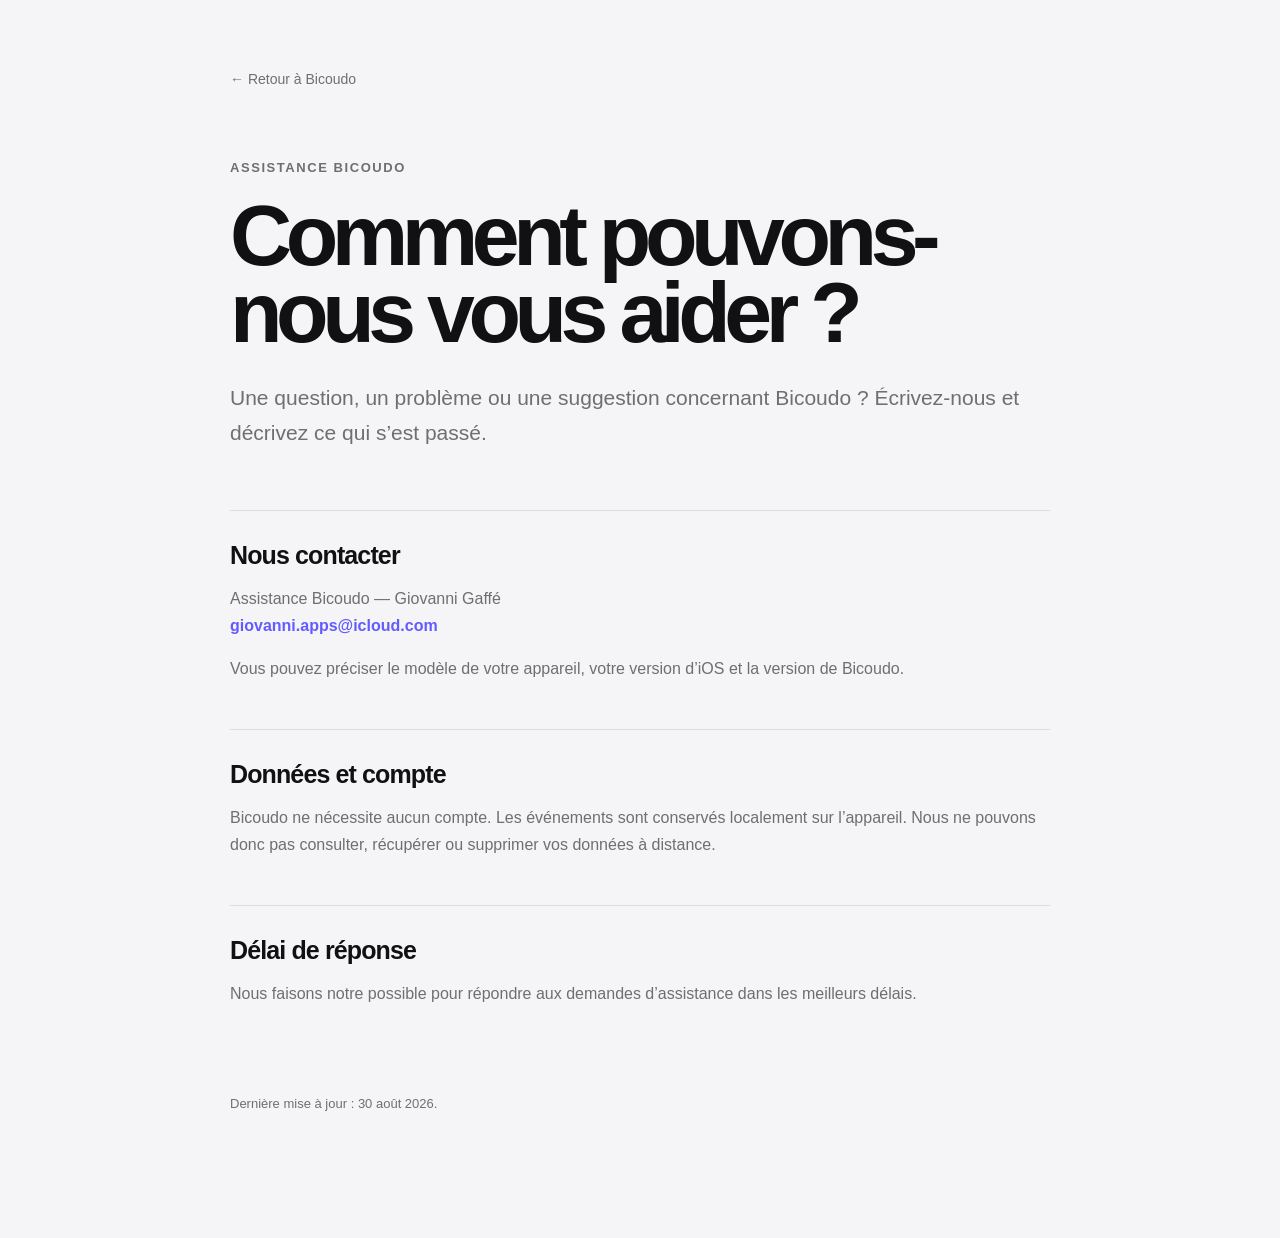
<file: support/bicoudo/index.html>
<!doctype html><html lang="fr"><head><meta charset="utf-8"><meta name="viewport" content="width=device-width,initial-scale=1"><meta name="description" content="Obtenir de l’aide pour l’application Bicoudo."><title>Assistance — Bicoudo</title><link rel="icon" href="/assets/bicoudo-icon.png"><link rel="stylesheet" href="/pages.css"></head><body><main class="legal-shell"><a class="back" href="/apps/bicoudo/">← Retour à Bicoudo</a><p class="eyebrow">Assistance Bicoudo</p><h1>Comment pouvons-nous vous aider ?</h1><p class="legal-intro">Une question, un problème ou une suggestion concernant Bicoudo ? Écrivez-nous et décrivez ce qui s’est passé.</p><section><h2>Nous contacter</h2><p>Assistance Bicoudo — Giovanni Gaffé<br><a href="mailto:giovanni.apps@icloud.com?subject=Support%20Bicoudo">giovanni.apps@icloud.com</a></p><p>Vous pouvez préciser le modèle de votre appareil, votre version d’iOS et la version de Bicoudo.</p></section><section><h2>Données et compte</h2><p>Bicoudo ne nécessite aucun compte. Les événements sont conservés localement sur l’appareil. Nous ne pouvons donc pas consulter, récupérer ou supprimer vos données à distance.</p></section><section><h2>Délai de réponse</h2><p>Nous faisons notre possible pour répondre aux demandes d’assistance dans les meilleurs délais.</p></section><p class="updated">Dernière mise à jour : 30 août 2026.</p></main></body></html>
</file>
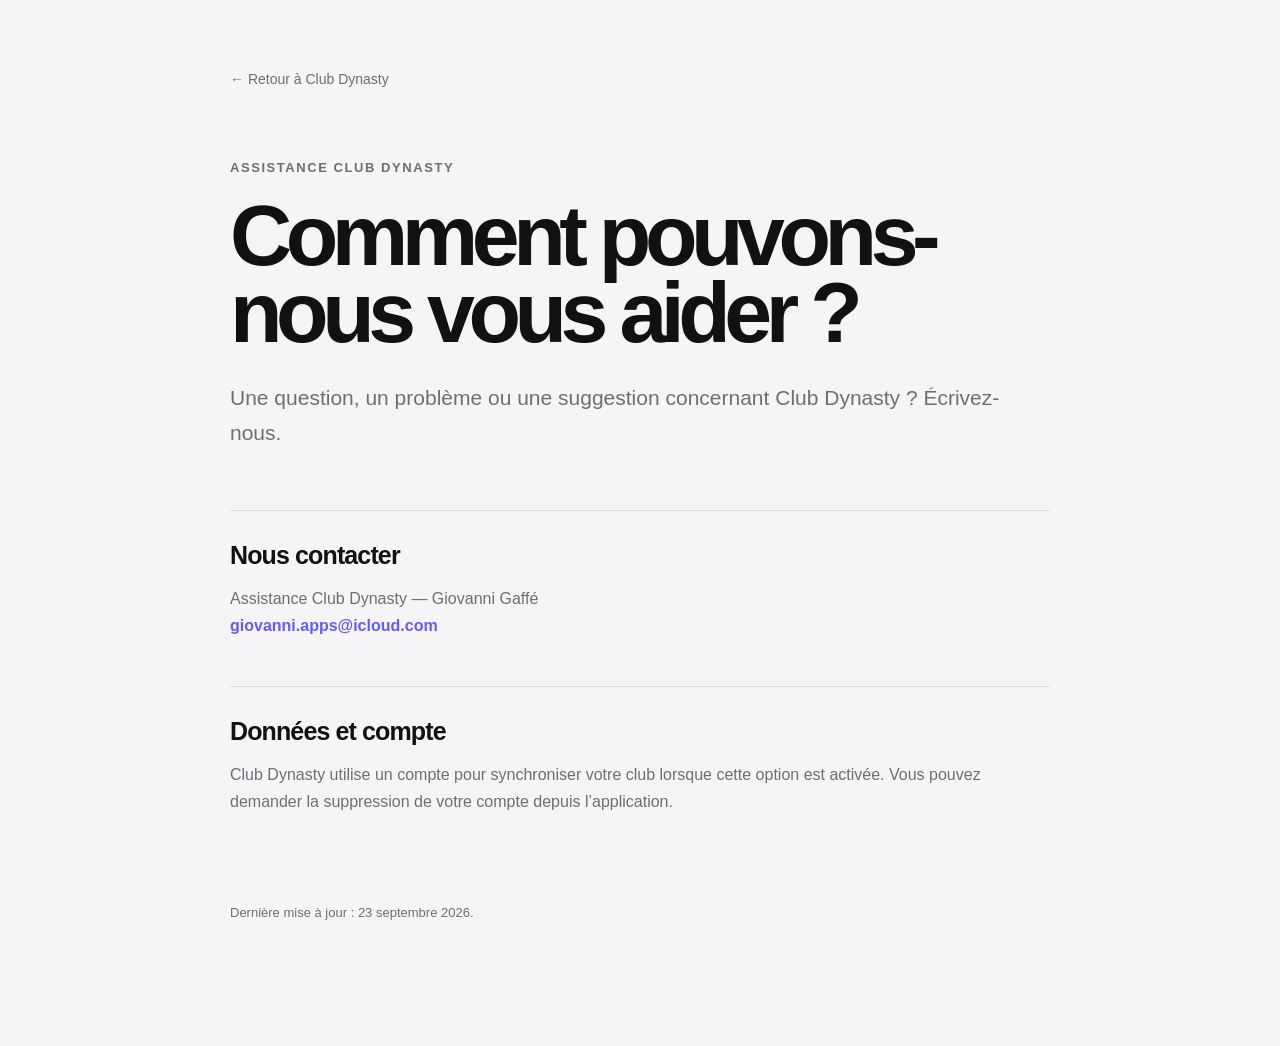
<file: support/club-dynasty/index.html>
<!doctype html><html lang="fr"><head><meta charset="utf-8"><meta name="viewport" content="width=device-width,initial-scale=1"><meta name="description" content="Obtenir de l’aide pour Club Dynasty."><title>Assistance — Club Dynasty</title><link rel="icon" href="/assets/clubdynasty-icon.png"><link rel="stylesheet" href="/pages.css"></head><body><main class="legal-shell"><a class="back" href="/apps/club-dynasty/">← Retour à Club Dynasty</a><p class="eyebrow">Assistance Club Dynasty</p><h1>Comment pouvons-nous vous aider ?</h1><p class="legal-intro">Une question, un problème ou une suggestion concernant Club Dynasty ? Écrivez-nous.</p><section><h2>Nous contacter</h2><p>Assistance Club Dynasty — Giovanni Gaffé<br><a href="mailto:giovanni.apps@icloud.com?subject=Support%20Club%20Dynasty">giovanni.apps@icloud.com</a></p></section><section><h2>Données et compte</h2><p>Club Dynasty utilise un compte pour synchroniser votre club lorsque cette option est activée. Vous pouvez demander la suppression de votre compte depuis l’application.</p></section><p class="updated">Dernière mise à jour : 23 septembre 2026.</p></main></body></html>
</file>
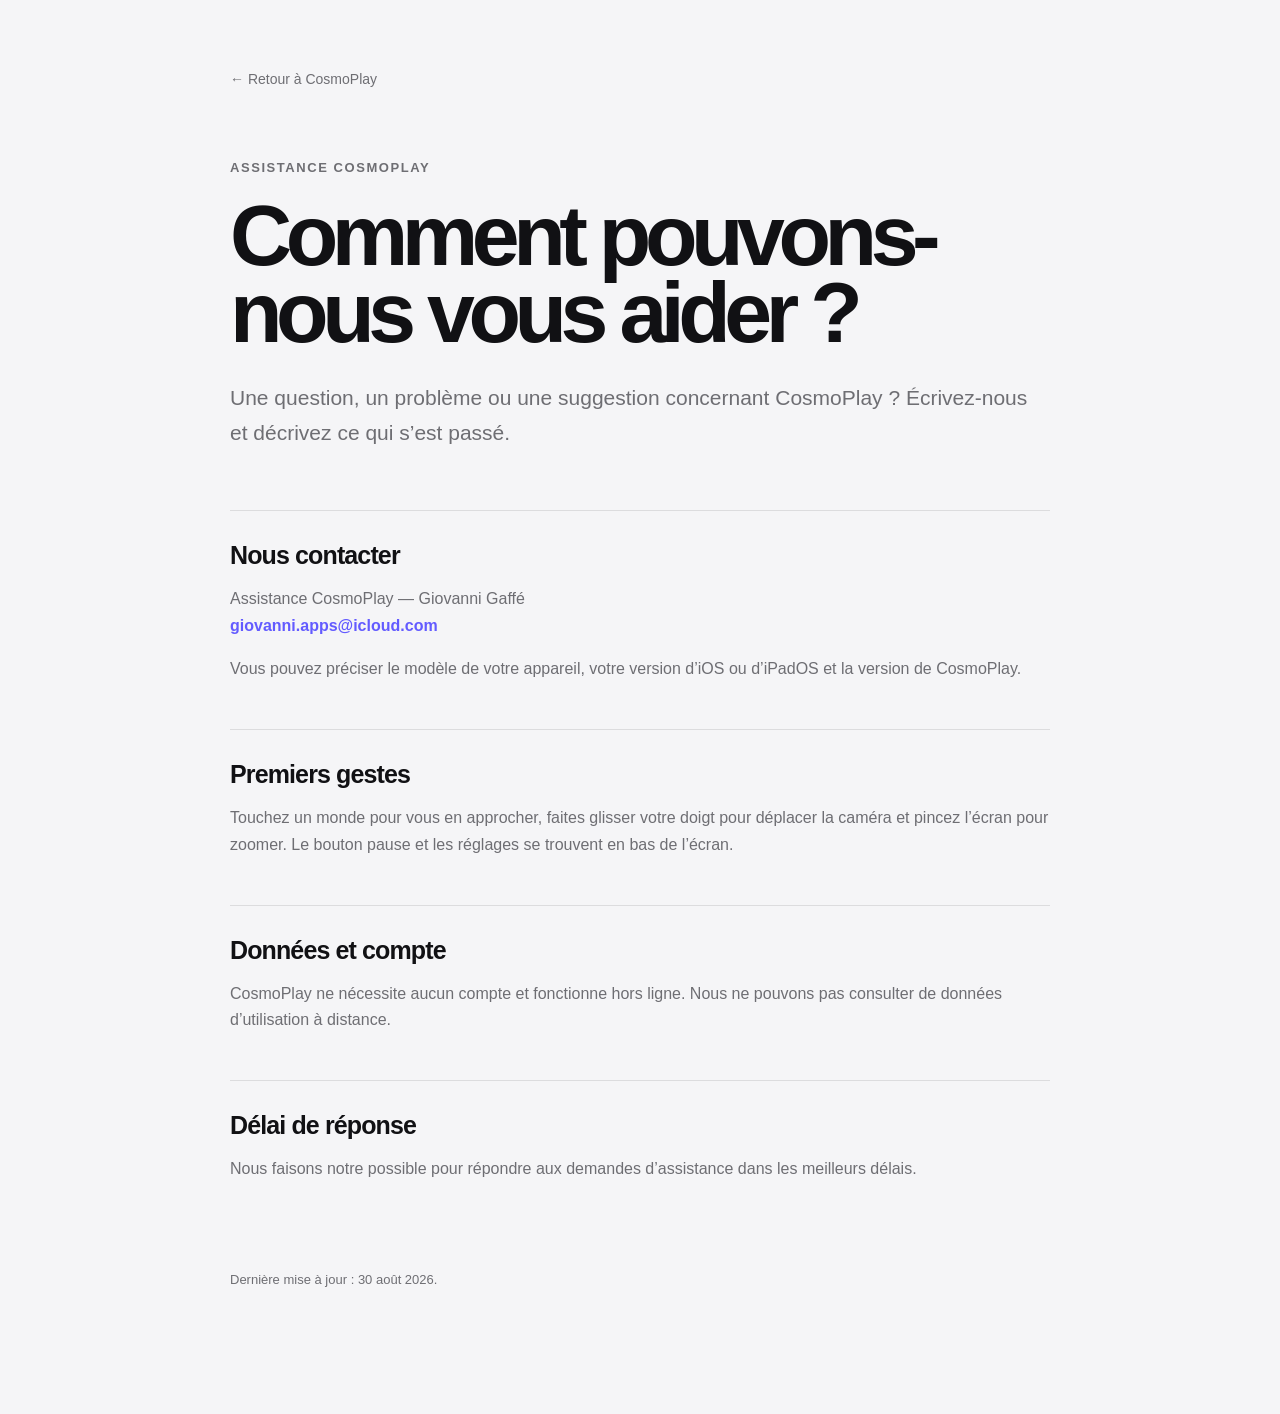
<file: support/cosmoplay/index.html>
<!doctype html><html lang="fr"><head><meta charset="utf-8"><meta name="viewport" content="width=device-width,initial-scale=1"><meta name="description" content="Obtenir de l’aide pour l’application CosmoPlay."><title>Assistance — CosmoPlay</title><link rel="icon" href="/assets/cosmoplay-icon.png"><link rel="stylesheet" href="/pages.css"></head><body><main class="legal-shell"><a class="back" href="/apps/cosmoplay/">← Retour à CosmoPlay</a><p class="eyebrow">Assistance CosmoPlay</p><h1>Comment pouvons-nous vous aider ?</h1><p class="legal-intro">Une question, un problème ou une suggestion concernant CosmoPlay ? Écrivez-nous et décrivez ce qui s’est passé.</p><section><h2>Nous contacter</h2><p>Assistance CosmoPlay — Giovanni Gaffé<br><a href="mailto:giovanni.apps@icloud.com?subject=Support%20CosmoPlay">giovanni.apps@icloud.com</a></p><p>Vous pouvez préciser le modèle de votre appareil, votre version d’iOS ou d’iPadOS et la version de CosmoPlay.</p></section><section><h2>Premiers gestes</h2><p>Touchez un monde pour vous en approcher, faites glisser votre doigt pour déplacer la caméra et pincez l’écran pour zoomer. Le bouton pause et les réglages se trouvent en bas de l’écran.</p></section><section><h2>Données et compte</h2><p>CosmoPlay ne nécessite aucun compte et fonctionne hors ligne. Nous ne pouvons pas consulter de données d’utilisation à distance.</p></section><section><h2>Délai de réponse</h2><p>Nous faisons notre possible pour répondre aux demandes d’assistance dans les meilleurs délais.</p></section><p class="updated">Dernière mise à jour : 30 août 2026.</p></main></body></html>
</file>
<file: styles.css>
:root {
  --black: #050507;
  --white: #f7f7f8;
  --paper: #f2f2f4;
  --ink: #111114;
  --muted: #6e6e73;
  --cyan: #35cdf5;
  --purple: #635bff;
  --line: rgba(0, 0, 0, .1);
  --radius: 38px;
}

* { box-sizing: border-box; }
html { scroll-behavior: smooth; background: var(--black); }
body { margin: 0; color: var(--ink); background: var(--white); font-family: -apple-system, BlinkMacSystemFont, "SF Pro Display", "Helvetica Neue", Arial, sans-serif; -webkit-font-smoothing: antialiased; overflow-x: hidden; }
img { display: block; max-width: 100%; }
a { color: inherit; text-decoration: none; }
.wrap { width: min(1180px, calc(100% - 48px)); margin-inline: auto; }
.skip-link { position: fixed; z-index: 100; left: 16px; top: -60px; padding: 12px 18px; background: white; border-radius: 999px; transition: top .2s; }
.skip-link:focus { top: 16px; }

.site-header { position: fixed; z-index: 50; inset: 0 0 auto; color: white; transition: color .35s, background .35s, backdrop-filter .35s; }
.site-header.scrolled { color: var(--ink); background: rgba(248, 248, 250, .78); backdrop-filter: saturate(180%) blur(22px); border-bottom: 1px solid rgba(0, 0, 0, .07); }
.nav { height: 58px; display: flex; align-items: center; justify-content: space-between; font-size: 13px; font-weight: 590; }
.wordmark { display: flex; gap: 10px; align-items: center; letter-spacing: -.015em; }
.wordmark-dot { width: 9px; height: 9px; border-radius: 50%; background: linear-gradient(145deg, var(--cyan), var(--purple)); box-shadow: 0 0 16px var(--cyan); }
.nav-links { display: flex; align-items: center; gap: 30px; }
.nav-links a { opacity: .78; transition: opacity .2s; }
.nav-links a:hover, .nav-links a:focus-visible { opacity: 1; }
.nav-contact { padding: 8px 15px; color: var(--ink); background: white; border-radius: 999px; opacity: 1 !important; }
.scrolled .nav-contact { color: white; background: var(--ink); }

.intro-hero { position: relative; min-height: 100svh; display: grid; place-items: center; overflow: hidden; color: white; background: var(--black); }
.hero-glow { position: absolute; width: min(68vw, 900px); aspect-ratio: 1; border-radius: 50%; right: -25vw; top: -35vw; background: radial-gradient(circle at 42% 58%, rgba(110, 86, 255, .9), rgba(35, 185, 248, .26) 30%, transparent 68%); filter: blur(10px); animation: breathe 9s ease-in-out infinite alternate; }
.hero-content { position: relative; padding-block: 140px 90px; }
.kicker { margin: 0 0 26px; color: rgba(255,255,255,.58); font-size: 14px; font-weight: 650; letter-spacing: .13em; text-transform: uppercase; }
.kicker.dark { color: var(--muted); }
.intro-hero h1 { max-width: 980px; margin: 0; font-size: clamp(62px, 10vw, 142px); line-height: .87; letter-spacing: -.078em; }
.hero-copy { max-width: 660px; margin: 42px 0 38px; color: rgba(255,255,255,.63); font-size: clamp(19px, 2.1vw, 27px); line-height: 1.42; letter-spacing: -.025em; }
.round-link { display: inline-flex; align-items: center; gap: 16px; padding: 14px 20px; border-radius: 999px; font-size: 15px; font-weight: 620; transition: transform .25s, background .25s; }
.round-link:hover { transform: translateY(-2px); }
.round-link.light { color: var(--ink); background: white; }
.round-link.dark { color: white; background: var(--ink); }
.round-link span { font-size: 18px; }

.apps-intro { padding: 150px 0 110px; }
.apps-intro h2, .about h2 { margin: 0; font-size: clamp(48px, 7.6vw, 104px); line-height: .96; letter-spacing: -.065em; }

.product { position: relative; min-height: 1080px; overflow: hidden; }
.product-copy { position: absolute; z-index: 4; width: min(490px, calc(100% - 48px)); }
.app-icon { width: 76px; height: 76px; border-radius: 18px; box-shadow: 0 20px 45px rgba(0,0,0,.2); }
.product-name { margin: 20px 0 16px; font-size: 18px; font-weight: 700; letter-spacing: -.025em; }
.product h2 { margin: 0 0 25px; font-size: clamp(54px, 7.4vw, 104px); line-height: .91; letter-spacing: -.073em; }
.product-copy > p:last-of-type { max-width: 500px; margin: 0; font-size: 20px; line-height: 1.48; letter-spacing: -.02em; }
.product-actions { display: flex; align-items: center; gap: 22px; margin-top: 34px; }
.pill { padding: 13px 19px; border-radius: 999px; font-size: 15px; font-weight: 650; transition: transform .2s, filter .2s; }
.pill:hover { transform: translateY(-2px); filter: brightness(1.08); }
.primary-cyan { color: #001116; background: var(--cyan); }
.primary-purple { color: white; background: var(--purple); }
.text-link { font-size: 15px; font-weight: 620; color: var(--cyan); }
.text-link.purple { color: var(--purple); }

.product-cosmo { color: white; background: #020307; }
.cosmo-stars { position: absolute; inset: -8%; width: 116%; height: 116%; max-width: none; object-fit: cover; opacity: .7; will-change: transform; }
.cosmo-shade { position: absolute; inset: 0; background: radial-gradient(circle at 72% 55%, rgba(29,159,220,.2), transparent 29%), linear-gradient(90deg, rgba(1,2,6,.93) 0%, rgba(1,2,6,.66) 45%, rgba(1,2,6,.08) 78%); }
.cosmo-copy { top: 145px; left: max(24px, calc((100% - 1180px) / 2)); }
.cosmo-copy > p:last-of-type { color: rgba(255,255,255,.68); }
.device-stage { position: absolute; z-index: 3; inset: 0; pointer-events: none; }
.phone { position: absolute; margin: 0; padding: 8px; overflow: hidden; border-radius: 56px; background: #0b0b0e; box-shadow: 0 55px 130px rgba(0,0,0,.48); will-change: transform; }
.phone img { width: 100%; height: 100%; object-fit: cover; border-radius: 48px; }
.cosmo-devices .phone { width: min(370px, 34vw); aspect-ratio: 1284 / 2778; bottom: -190px; }
.phone-back { right: 4vw; transform: rotate(7deg); opacity: .82; }
.phone-front { right: 25vw; transform: rotate(-4deg); }

.cosmo-values { color: white; background: #050507; padding: 100px 0 130px; }
.values-grid { display: grid; grid-template-columns: repeat(3, 1fr); gap: 18px; }
.values-grid article { padding: 34px; min-height: 280px; border: 1px solid rgba(255,255,255,.12); border-radius: 30px; background: rgba(255,255,255,.045); }
.values-grid span { color: var(--cyan); font-size: 13px; font-weight: 700; }
.values-grid h3 { margin: 80px 0 12px; font-size: 25px; letter-spacing: -.04em; }
.values-grid p { margin: 0; color: rgba(255,255,255,.58); line-height: 1.55; }

.product-bicoudo { color: var(--ink); background: #eeecff; }
.bicoudo-orb { position: absolute; width: min(850px, 72vw); aspect-ratio: 1; right: -18vw; top: -14vw; border-radius: 50%; background: linear-gradient(145deg, #d7d2ff, #faf9ff); box-shadow: -50px 80px 150px rgba(79,62,196,.13); }
.bicoudo-copy { top: 145px; left: max(24px, calc((100% - 1180px) / 2)); }
.bicoudo-copy > p:last-of-type { color: #615e6d; }
.bicoudo-devices .phone { width: min(360px, 33vw); aspect-ratio: 1206 / 2622; bottom: -150px; border-color: #0b0b0e; }
.bicoudo-back { right: 3vw; transform: rotate(5deg); opacity: .76; }
.bicoudo-front { right: 24vw; transform: rotate(-4deg); }

.product-club { color: #f8f5ed; background: #101c2c; }
.club-glow { position: absolute; width: min(900px, 75vw); aspect-ratio: 1; right: -20vw; top: -18vw; border-radius: 50%; background: radial-gradient(circle, rgba(214,165,65,.35), transparent 65%); }
.club-copy { top: 145px; left: max(24px, calc((100% - 1180px) / 2)); }
.club-copy > p:last-of-type { color: rgba(248,245,237,.68); }
.primary-gold { color: #101c2c; background: #d6a541; }
.text-link.gold { color: #e4bb63; }
.club-devices .phone { width: min(360px, 33vw); aspect-ratio: 1206 / 2622; bottom: -150px; border-color: #081321; }
.club-back { right: 3vw; transform: rotate(5deg); opacity: .76; }
.club-front { right: 24vw; transform: rotate(-4deg); }

.about { padding: 170px 0; background: white; }
.about-grid { display: grid; grid-template-columns: 1fr 2.2fr; gap: 40px; }
.about h2 { max-width: 780px; }
.about p { max-width: 720px; margin: 34px 0; color: var(--muted); font-size: clamp(20px, 2.5vw, 30px); line-height: 1.45; letter-spacing: -.028em; }

.footer { color: rgba(255,255,255,.6); background: var(--black); }
.footer-top { min-height: 190px; display: flex; align-items: center; justify-content: space-between; border-bottom: 1px solid rgba(255,255,255,.12); }
.footer-top strong, .footer-top span { display: block; }
.footer-top strong { margin-bottom: 9px; color: white; font-size: 18px; }
.footer-links { display: flex; gap: 28px; font-size: 14px; }
.footer-links a:hover { color: white; }
.footer-bottom { min-height: 80px; display: flex; align-items: center; justify-content: space-between; font-size: 12px; }

.reveal { opacity: 0; transform: translateY(35px); transition: opacity .8s cubic-bezier(.2,.7,.2,1), transform .8s cubic-bezier(.2,.7,.2,1); }
.reveal.visible { opacity: 1; transform: none; }
@keyframes breathe { to { transform: translate(-4vw, 4vw) scale(1.08); } }

@media (max-width: 850px) {
  .wrap { width: min(100% - 32px, 680px); }
  .nav-links a:not(.nav-contact) { display: none; }
  .intro-hero h1 { font-size: clamp(58px, 17vw, 92px); }
  .apps-intro { padding: 100px 0 80px; }
  .product { min-height: 1200px; }
  .product-copy { top: 100px; left: 24px; }
  .product h2 { font-size: clamp(53px, 14vw, 84px); }
  .cosmo-shade { background: linear-gradient(180deg, rgba(1,2,6,.96) 0%, rgba(1,2,6,.58) 50%, rgba(1,2,6,.08) 76%); }
  .cosmo-devices .phone, .bicoudo-devices .phone, .club-devices .phone { width: min(330px, 70vw); bottom: -100px; }
  .phone-front, .bicoudo-front { right: 30vw; }
  .phone-back, .bicoudo-back { right: -10vw; }
  .values-grid { grid-template-columns: 1fr; }
  .values-grid article { min-height: 220px; }
  .values-grid h3 { margin-top: 45px; }
  .about-grid { grid-template-columns: 1fr; }
  .footer-top { padding: 45px 0; align-items: flex-start; gap: 35px; flex-direction: column; }
}

@media (max-width: 520px) {
  .hero-content { padding-top: 120px; }
  .hero-copy { margin-top: 32px; }
  .product { min-height: 1080px; }
  .product-copy { width: calc(100% - 32px); left: 16px; }
  .product-actions { align-items: flex-start; flex-direction: column; gap: 18px; }
  .app-icon { width: 64px; height: 64px; border-radius: 15px; }
  .cosmo-devices .phone, .bicoudo-devices .phone, .club-devices .phone { width: 68vw; border-radius: 42px; }
  .phone img { border-radius: 35px; }
  .phone-front, .bicoudo-front, .club-front { right: 28vw; }
  .phone-back, .bicoudo-back, .club-back { right: -22vw; }
  .footer-links { flex-wrap: wrap; }
  .footer-bottom { align-items: flex-start; padding: 25px 0; gap: 12px; flex-direction: column; }
}

@media (prefers-reduced-motion: reduce) {
  html { scroll-behavior: auto; }
  *, *::before, *::after { animation-duration: .01ms !important; animation-iteration-count: 1 !important; transition-duration: .01ms !important; }
  [data-parallax] { transform: none !important; }
}
</file>
<file: pages.css>
:root{--ink:#111114;--muted:#6e6e73;--paper:#f5f5f7;--line:rgba(0,0,0,.1);--purple:#635bff;--cyan:#22bfe8}*{box-sizing:border-box}html{scroll-behavior:smooth}body{margin:0;color:var(--ink);background:var(--paper);font-family:-apple-system,BlinkMacSystemFont,"SF Pro Display","Helvetica Neue",Arial,sans-serif;-webkit-font-smoothing:antialiased}a{color:inherit;text-decoration:none}img{display:block;max-width:100%}.wrap{width:min(1080px,calc(100% - 40px));margin-inline:auto}.mini-nav{height:62px;display:flex;align-items:center;justify-content:space-between;border-bottom:1px solid var(--line)}.mini-nav>a{font-size:15px;font-weight:700;letter-spacing:-.02em}.mini-links{display:flex;gap:24px;color:var(--muted);font-size:13px}.mini-links a:hover{color:var(--ink)}.app-hero{padding:100px 0 0;text-align:center;overflow:hidden}.app-hero.dark{color:white;background:#030408}.app-hero.purple{background:#efedff}.app-icon{width:92px;height:92px;margin:0 auto 24px;border-radius:22px;box-shadow:0 25px 60px rgba(0,0,0,.2)}.eyebrow{margin:0 0 18px;color:var(--muted);font-size:13px;font-weight:700;letter-spacing:.12em;text-transform:uppercase}.dark .eyebrow{color:rgba(255,255,255,.5)}h1{max-width:900px;margin:0 auto;font-size:clamp(56px,9vw,112px);line-height:.9;letter-spacing:-.075em}.app-lead{max-width:650px;margin:30px auto;color:var(--muted);font-size:clamp(19px,2.2vw,26px);line-height:1.45}.dark .app-lead{color:rgba(255,255,255,.62)}.hero-links{display:flex;justify-content:center;gap:20px;margin-bottom:68px}.hero-links a{padding:12px 18px;border-radius:999px;background:white;font-size:14px;font-weight:650}.purple .hero-links a:first-child{color:white;background:var(--purple)}.hero-links a:last-child{color:var(--cyan);background:transparent}.purple .hero-links a:last-child{color:var(--purple)}.screens{height:620px;position:relative;width:min(960px,100%);margin:auto}.screens img{position:absolute;width:min(340px,40vw);border-radius:48px;border:8px solid #111;box-shadow:0 45px 90px rgba(0,0,0,.35)}.screens img:first-child{left:18%;top:60px;transform:rotate(-5deg)}.screens img:last-child{right:18%;top:0;transform:rotate(5deg)}.feature-section{padding:130px 0;background:white}.feature-section h2{max-width:780px;margin:0 0 60px;font-size:clamp(44px,7vw,82px);line-height:.97;letter-spacing:-.06em}.cards{display:grid;grid-template-columns:repeat(3,1fr);gap:16px}.cards article{min-height:260px;padding:28px;border-radius:28px;background:var(--paper)}.cards span{color:var(--purple);font-size:13px;font-weight:700}.cards h3{margin:70px 0 10px;font-size:24px;letter-spacing:-.035em}.cards p{margin:0;color:var(--muted);line-height:1.55}.page-footer{padding:42px 0;color:var(--muted);font-size:13px}.page-footer .wrap{display:flex;justify-content:space-between;gap:24px}.page-footer div{display:flex;gap:20px}
.legal-shell{width:min(820px,calc(100% - 40px));margin:auto;padding:70px 0 110px}.back{display:inline-flex;margin-bottom:70px;color:var(--muted);font-size:14px}.legal-shell h1{margin:0;text-align:left;font-size:clamp(52px,8vw,86px)}.legal-intro{margin:28px 0 60px;color:var(--muted);font-size:21px;line-height:1.5}.legal-shell section{padding:30px 0;border-top:1px solid var(--line)}.legal-shell h2{margin:0 0 10px;font-size:25px;letter-spacing:-.035em}.legal-shell p,.legal-shell li{color:var(--muted);line-height:1.68}.legal-shell a:not(.back){color:var(--purple);font-weight:650}.legal-shell ul{padding-left:22px}.updated{margin-top:40px;font-size:13px;color:var(--muted)}
@media(max-width:720px){.mini-links a:first-child{display:none}.app-hero{padding-top:75px}.screens{height:510px}.screens img{width:58vw;border-radius:38px}.screens img:first-child{left:-3%}.screens img:last-child{right:-3%}.cards{grid-template-columns:1fr}.feature-section{padding:90px 0}.page-footer .wrap{align-items:flex-start;flex-direction:column}.hero-links{align-items:center;flex-direction:column;gap:4px}.legal-shell{padding-top:40px}.back{margin-bottom:48px}}
@media(prefers-reduced-motion:reduce){html{scroll-behavior:auto}.screens img{transform:none!important}}
.app-hero.dark .hero-links a:first-child{color:var(--ink)}
</file>
